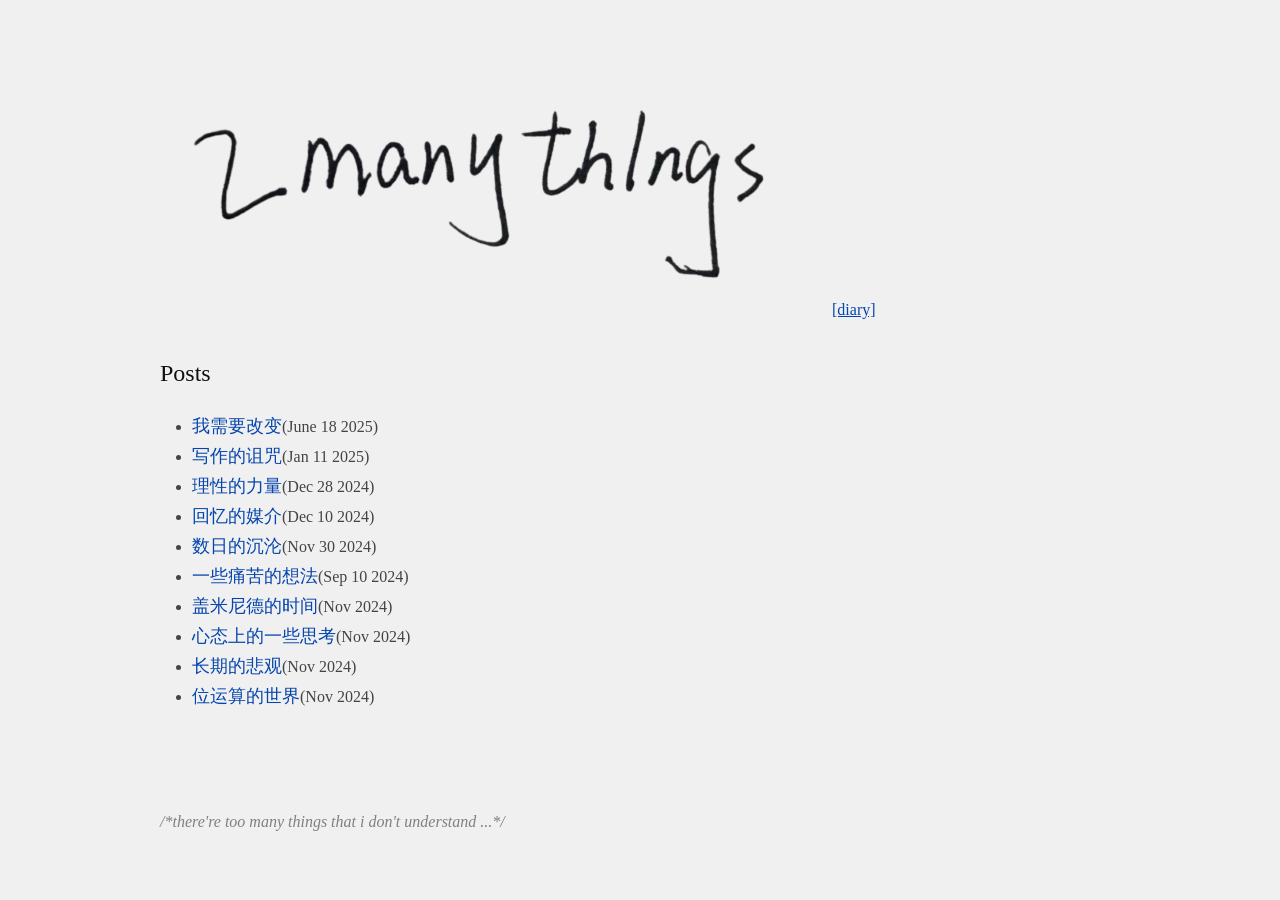
<file: index.html>
<!DOCTYPE html>
<html lang="en">

<head>
  <title>2manyth1ngs</title>

  <meta charset="utf-8">
  <link rel="stylesheet" href="static/style.css" />
  <!-- The orginal CSS is from https://gist.github.com/killercup/5917178, Thanks! -->
  <link rel="icon" href="/static/favicon.ico" type="image/x-icon" />
  <link rel="shortcut icon" href="/static/favicon.ico" type="image/x-icon" />
  <!-- ; The favicon is
  <a href="http://diablo.wikia.com/wiki/Raven">Raven</a>, a Druid skill in
  <a href="https://en.wikipedia.org/wiki/Diablo_II">Diablo II</a> -->

  <meta name="google-site-verification" content="vAQHjUuTdIGja16wxCarfwIS4qQ4BgKN0xUbLfdHVmY" />
  <meta name="author" content="Junyu Ke">
  <meta name="viewport" content="width=device-width, initial-scale=1" />

  <!-- Global site tag (gtag.js) - Google Analytics -->
  <script async src="https://www.googletagmanager.com/gtag/js?id=UA-116308654-1"></script>
  <script>
    window.dataLayer = window.dataLayer || [];
    function gtag() { dataLayer.push(arguments); }
    gtag('js', new Date());

    gtag('config', 'UA-116308654-1');
  </script>
</head>

<body>
  <table style="margin-top:1.5em; border: none;">
    <td style="border: none;">
      <a href="#">
        <img src="static/theme.png" align="bottom" style="margin-bottom: 20px;margin-top: 10px;">
      </a>
    </td>
    <td style="border: none; vertical-align: bottom;">
      <a href="posts/diary.html">[diary]</a>
    </td>
  </table>
  <h3>
    Posts
  </h3>
  <ul>
    <li>
      <a class="posts" href="posts/i_need_change.html">我需要改变</a>(June 18 2025)
    </li>
    <li>
      <a class="posts" href="posts/curse_of_writing.html">写作的诅咒</a>(Jan 11 2025)
    </li>
    <li>
      <a class="posts" href="posts/power_of_rationality.html">理性的力量</a>(Dec 28 2024)
    </li>
    <li>
      <a class="posts" href="posts/media_of_memories.html">回忆的媒介</a>(Dec 10 2024)
    </li>
    <li>
      <a class="posts" href="posts/fall_in_these_days.html">数日的沉沦</a>(Nov 30 2024)
    </li>
    <li>
      <a class="posts" href="posts/miserable_thought.html">一些痛苦的想法</a>(Sep 10 2024)
    </li>
    <li>
      <a class="posts" href="posts/something_interesting.html">盖米尼德的时间</a>(Nov 2024)
    </li>
    <li>
      <a class="posts" href="posts/thought_of_mindset.html">心态上的一些思考</a>(Nov 2024)
    </li>
    <li>
      <a class="posts" href="posts/longterm_pessimism.html">长期的悲观</a>(Nov 2024)
    </li>
    <li>
      <a class="posts" href="posts/the_world_of_bit.html">位运算的世界</a>(Nov 2024)
    </li>
  </ul>



  <div class="clear"></div>
  <div style="position: relative; bottom: 5px">
    <p style="color:gray;"> 
      <i>
        /*there're too many things that i don't understand ...*/
      </i>
    </p>
  </div>
</body>


</html>
</file>
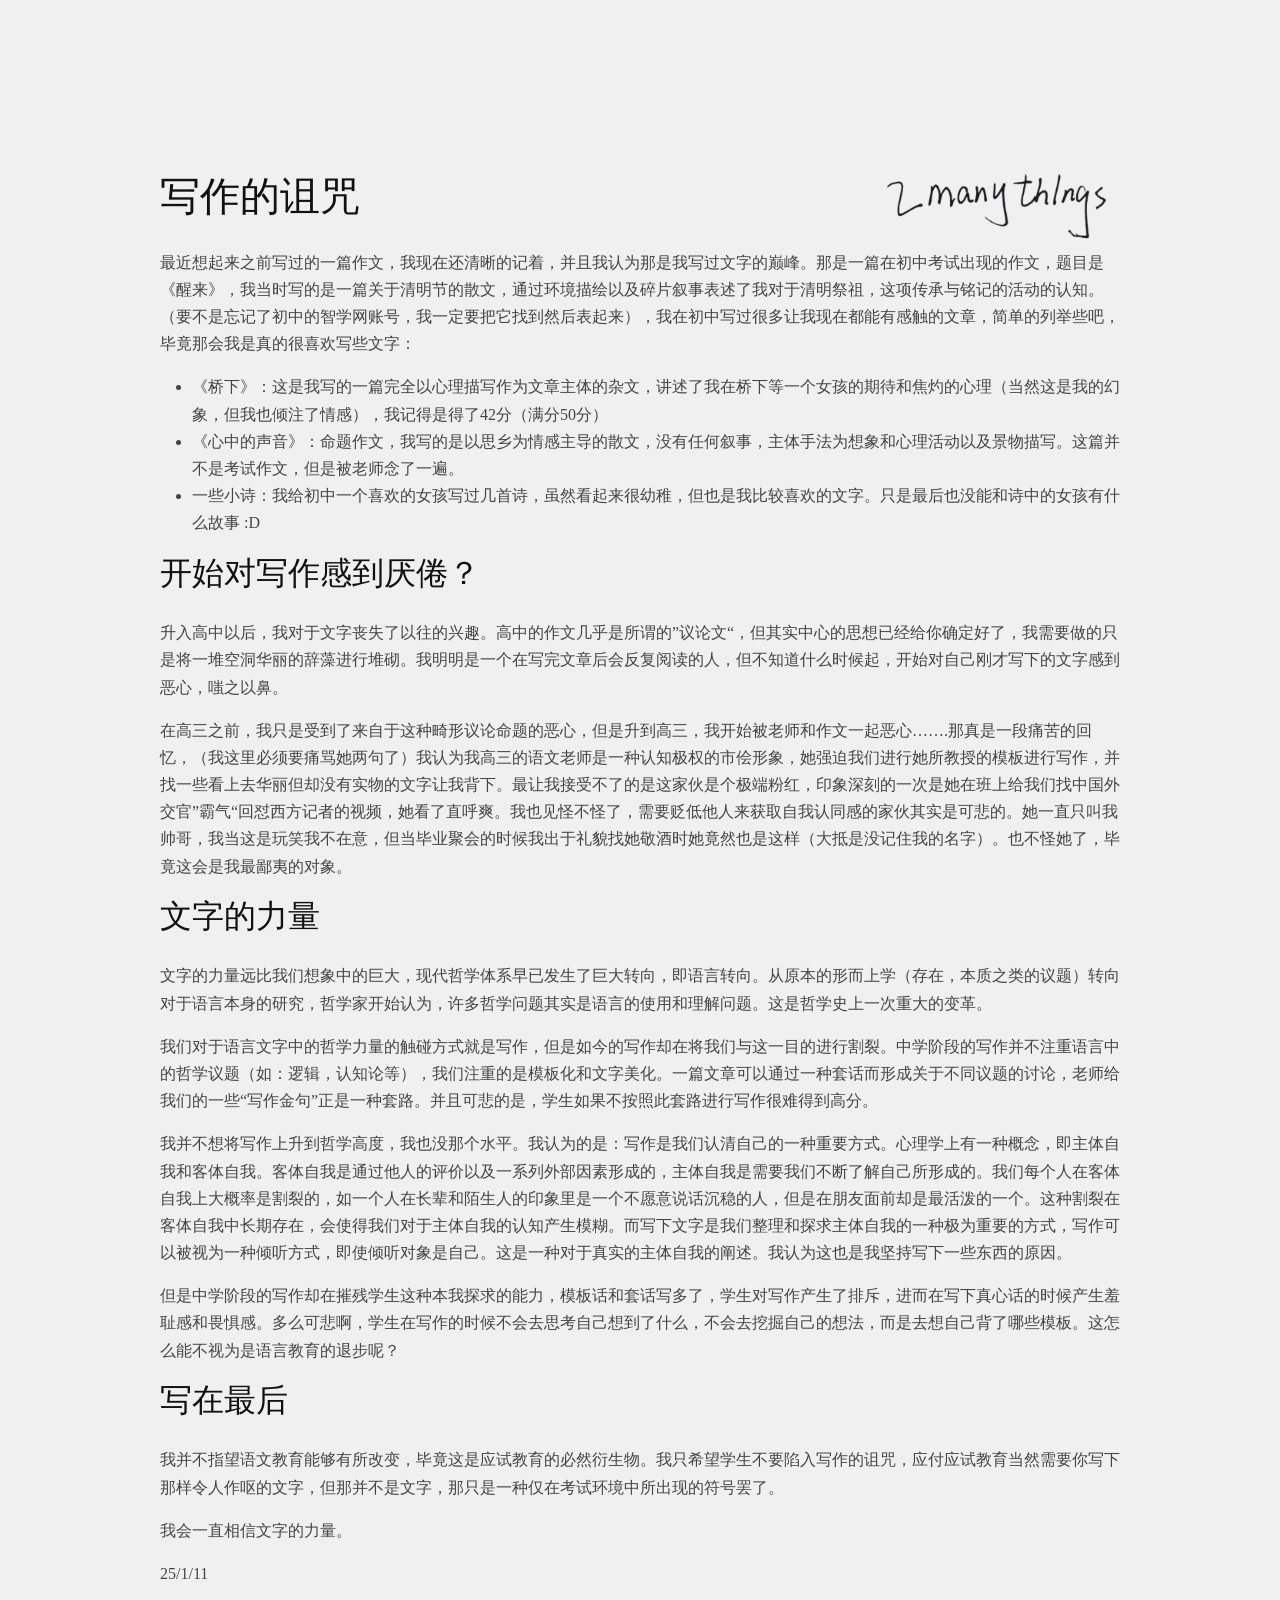
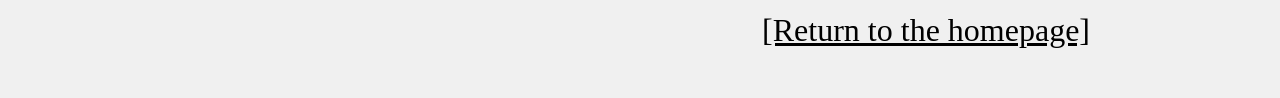
<file: posts/curse_of_writing.html>
<!DOCTYPE html>
<html xmlns="http://www.w3.org/1999/xhtml" lang="zh" xml:lang="zh">
<head>
  <meta charset="utf-8" />
  <meta name="generator" content="pandoc" />
  <meta name="viewport" content="width=device-width, initial-scale=1.0, user-scalable=yes" />
  <title>写作的诅咒</title>
  <style>
    code{white-space: pre-wrap;}
    span.smallcaps{font-variant: small-caps;}
    div.columns{display: flex; gap: min(4vw, 1.5em);}
    div.column{flex: auto; overflow-x: auto;}
    div.hanging-indent{margin-left: 1.5em; text-indent: -1.5em;}
    /* The extra [class] is a hack that increases specificity enough to
       override a similar rule in reveal.js */
    ul.task-list[class]{list-style: none;}
    ul.task-list li input[type="checkbox"] {
      font-size: inherit;
      width: 0.8em;
      margin: 0 0.8em 0.2em -1.6em;
      vertical-align: middle;
    }
  </style>
  <link rel="stylesheet" href="../static/style.css" />
  <link rel="icon" href="/static/favicon.ico" type="image/x-icon"/>
  <link rel="shortcut icon" href="/static/favicon.ico" type="image/x-icon" /><br />
  <meta name="author" content="Jiahao Cai"><br />
  <meta name="viewport" content="width=device-width, initial-scale=1" /><br />
  <!-- Global site tag (gtag.js) - Google Analytics --><br />
  <script async src="https://www.googletagmanager.com/gtag/js?id=UA-116308654-1"></script><br />
  <script> window.dataLayer = window.dataLayer || []; function gtag(){dataLayer.push(arguments);} gtag('js', new Date());
  gtag('config', 'UA-116308654-1'); </script>
</head>
<body>
<a id="return" href="/">
<img src="../static/theme.png" style="width:25%;float:right"> </a>
<h1 id="写作的诅咒">写作的诅咒</h1>
<p>最近想起来之前写过的一篇作文，我现在还清晰的记着，并且我认为那是我写过文字的巅峰。那是一篇在初中考试出现的作文，题目是《醒来》，我当时写的是一篇关于清明节的散文，通过环境描绘以及碎片叙事表述了我对于清明祭祖，这项传承与铭记的活动的认知。（要不是忘记了初中的智学网账号，我一定要把它找到然后表起来），我在初中写过很多让我现在都能有感触的文章，简单的列举些吧，毕竟那会我是真的很喜欢写些文字：</p>
<ul>
<li>《桥下》：这是我写的一篇完全以心理描写作为文章主体的杂文，讲述了我在桥下等一个女孩的期待和焦灼的心理（当然这是我的幻象，但我也倾注了情感），我记得是得了42分（满分50分）</li>
<li>《心中的声音》：命题作文，我写的是以思乡为情感主导的散文，没有任何叙事，主体手法为想象和心理活动以及景物描写。这篇并不是考试作文，但是被老师念了一遍。</li>
<li>一些小诗：我给初中一个喜欢的女孩写过几首诗，虽然看起来很幼稚，但也是我比较喜欢的文字。只是最后也没能和诗中的女孩有什么故事
:D</li>
</ul>
<h2 id="开始对写作感到厌倦">开始对写作感到厌倦？</h2>
<p>升入高中以后，我对于文字丧失了以往的兴趣。高中的作文几乎是所谓的”议论文“，但其实中心的思想已经给你确定好了，我需要做的只是将一堆空洞华丽的辞藻进行堆砌。我明明是一个在写完文章后会反复阅读的人，但不知道什么时候起，开始对自己刚才写下的文字感到恶心，嗤之以鼻。</p>
<p>在高三之前，我只是受到了来自于这种畸形议论命题的恶心，但是升到高三，我开始被老师和作文一起恶心…….那真是一段痛苦的回忆，（我这里必须要痛骂她两句了）我认为我高三的语文老师是一种认知极权的市侩形象，她强迫我们进行她所教授的模板进行写作，并找一些看上去华丽但却没有实物的文字让我背下。最让我接受不了的是这家伙是个极端粉红，印象深刻的一次是她在班上给我们找中国外交官”霸气“回怼西方记者的视频，她看了直呼爽。我也见怪不怪了，需要贬低他人来获取自我认同感的家伙其实是可悲的。她一直只叫我帅哥，我当这是玩笑我不在意，但当毕业聚会的时候我出于礼貌找她敬酒时她竟然也是这样（大抵是没记住我的名字）。也不怪她了，毕竟这会是我最鄙夷的对象。</p>
<h2 id="文字的力量">文字的力量</h2>
<p>文字的力量远比我们想象中的巨大，现代哲学体系早已发生了巨大转向，即语言转向。从原本的形而上学（存在，本质之类的议题）转向对于语言本身的研究，哲学家开始认为，许多哲学问题其实是语言的使用和理解问题。这是哲学史上一次重大的变革。</p>
<p>我们对于语言文字中的哲学力量的触碰方式就是写作，但是如今的写作却在将我们与这一目的进行割裂。中学阶段的写作并不注重语言中的哲学议题（如：逻辑，认知论等），我们注重的是模板化和文字美化。一篇文章可以通过一种套话而形成关于不同议题的讨论，老师给我们的一些“写作金句”正是一种套路。并且可悲的是，学生如果不按照此套路进行写作很难得到高分。</p>
<p>我并不想将写作上升到哲学高度，我也没那个水平。我认为的是：写作是我们认清自己的一种重要方式。心理学上有一种概念，即主体自我和客体自我。客体自我是通过他人的评价以及一系列外部因素形成的，主体自我是需要我们不断了解自己所形成的。我们每个人在客体自我上大概率是割裂的，如一个人在长辈和陌生人的印象里是一个不愿意说话沉稳的人，但是在朋友面前却是最活泼的一个。这种割裂在客体自我中长期存在，会使得我们对于主体自我的认知产生模糊。而写下文字是我们整理和探求主体自我的一种极为重要的方式，写作可以被视为一种倾听方式，即使倾听对象是自己。这是一种对于真实的主体自我的阐述。我认为这也是我坚持写下一些东西的原因。</p>
<p>但是中学阶段的写作却在摧残学生这种本我探求的能力，模板话和套话写多了，学生对写作产生了排斥，进而在写下真心话的时候产生羞耻感和畏惧感。多么可悲啊，学生在写作的时候不会去思考自己想到了什么，不会去挖掘自己的想法，而是去想自己背了哪些模板。这怎么能不视为是语言教育的退步呢？</p>
<h2 id="写在最后">写在最后</h2>
<p>我并不指望语文教育能够有所改变，毕竟这是应试教育的必然衍生物。我只希望学生不要陷入写作的诅咒，应付应试教育当然需要你写下那样令人作呕的文字，但那并不是文字，那只是一种仅在考试环境中所出现的符号罢了。</p>
<p>我会一直相信文字的力量。</p>
<p>25/1/11</p>
<a style="color:black;font-size:2em;float:right;margin-right:30px;margin-bottom:40px;" href="../">[Return
to the homepage]</a>
</body>
</html>
</file>
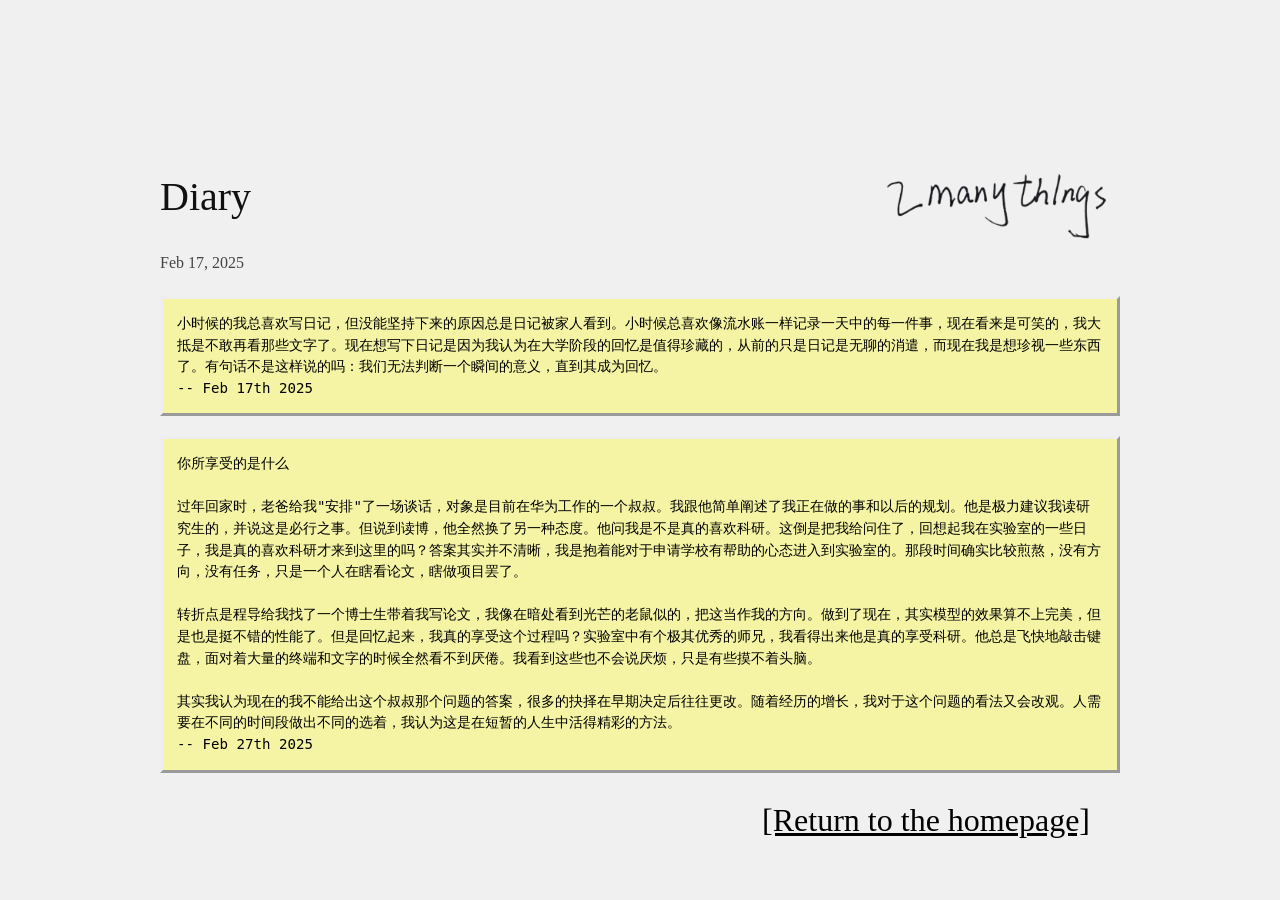
<file: posts/diary.html>
<!DOCTYPE html>
<html xmlns="http://www.w3.org/1999/xhtml" lang="zh" xml:lang="zh">
<head>
  <meta charset="utf-8" />
  <meta name="generator" content="pandoc" />
  <meta name="viewport" content="width=device-width, initial-scale=1.0, user-scalable=yes" />
  <title>Diary</title>
  <style>
    code{white-space: pre-wrap;}
    span.smallcaps{font-variant: small-caps;}
    div.columns{display: flex; gap: min(4vw, 1.5em);}
    div.column{flex: auto; overflow-x: auto;}
    div.hanging-indent{margin-left: 1.5em; text-indent: -1.5em;}
    /* The extra [class] is a hack that increases specificity enough to
       override a similar rule in reveal.js */
    ul.task-list[class]{list-style: none;}
    ul.task-list li input[type="checkbox"] {
      font-size: inherit;
      width: 0.8em;
      margin: 0 0.8em 0.2em -1.6em;
      vertical-align: middle;
    }
  </style>
  <link rel="stylesheet" href="../static/style.css" />
  <link rel="icon" href="/static/favicon.ico" type="image/x-icon"/>
  <link rel="shortcut icon" href="/static/favicon.ico" type="image/x-icon" /><br />
  <meta name="author" content="Jiahao Cai"><br />
  <meta name="viewport" content="width=device-width, initial-scale=1" /><br />
  <!-- Global site tag (gtag.js) - Google Analytics --><br />
  <script async src="https://www.googletagmanager.com/gtag/js?id=UA-116308654-1"></script><br />
  <script> window.dataLayer = window.dataLayer || []; function gtag(){dataLayer.push(arguments);} gtag('js', new Date());
  gtag('config', 'UA-116308654-1'); </script>
</head>
<body>
<a id="return" href="/">
<img src="../static/theme.png" style="width:25%;float:right"> </a>
<header id="title-block-header">
<h1 class="title">Diary</h1>
<p class="date">Feb 17, 2025</p>
</header>
<pre class="text"><code>小时候的我总喜欢写日记，但没能坚持下来的原因总是日记被家人看到。小时候总喜欢像流水账一样记录一天中的每一件事，现在看来是可笑的，我大抵是不敢再看那些文字了。现在想写下日记是因为我认为在大学阶段的回忆是值得珍藏的，从前的只是日记是无聊的消遣，而现在我是想珍视一些东西了。有句话不是这样说的吗：我们无法判断一个瞬间的意义，直到其成为回忆。
-- Feb 17th 2025</code></pre>
<pre class="text"><code>你所享受的是什么

过年回家时，老爸给我&quot;安排&quot;了一场谈话，对象是目前在华为工作的一个叔叔。我跟他简单阐述了我正在做的事和以后的规划。他是极力建议我读研究生的，并说这是必行之事。但说到读博，他全然换了另一种态度。他问我是不是真的喜欢科研。这倒是把我给问住了，回想起我在实验室的一些日子，我是真的喜欢科研才来到这里的吗？答案其实并不清晰，我是抱着能对于申请学校有帮助的心态进入到实验室的。那段时间确实比较煎熬，没有方向，没有任务，只是一个人在瞎看论文，瞎做项目罢了。

转折点是程导给我找了一个博士生带着我写论文，我像在暗处看到光芒的老鼠似的，把这当作我的方向。做到了现在，其实模型的效果算不上完美，但是也是挺不错的性能了。但是回忆起来，我真的享受这个过程吗？实验室中有个极其优秀的师兄，我看得出来他是真的享受科研。他总是飞快地敲击键盘，面对着大量的终端和文字的时候全然看不到厌倦。我看到这些也不会说厌烦，只是有些摸不着头脑。

其实我认为现在的我不能给出这个叔叔那个问题的答案，很多的抉择在早期决定后往往更改。随着经历的增长，我对于这个问题的看法又会改观。人需要在不同的时间段做出不同的选着，我认为这是在短暂的人生中活得精彩的方法。
-- Feb 27th 2025</code></pre>
<a style="color:black;font-size:2em;float:right;margin-right:30px;margin-bottom:40px;" href="../">[Return
to the homepage]</a>
</body>
</html>
</file>
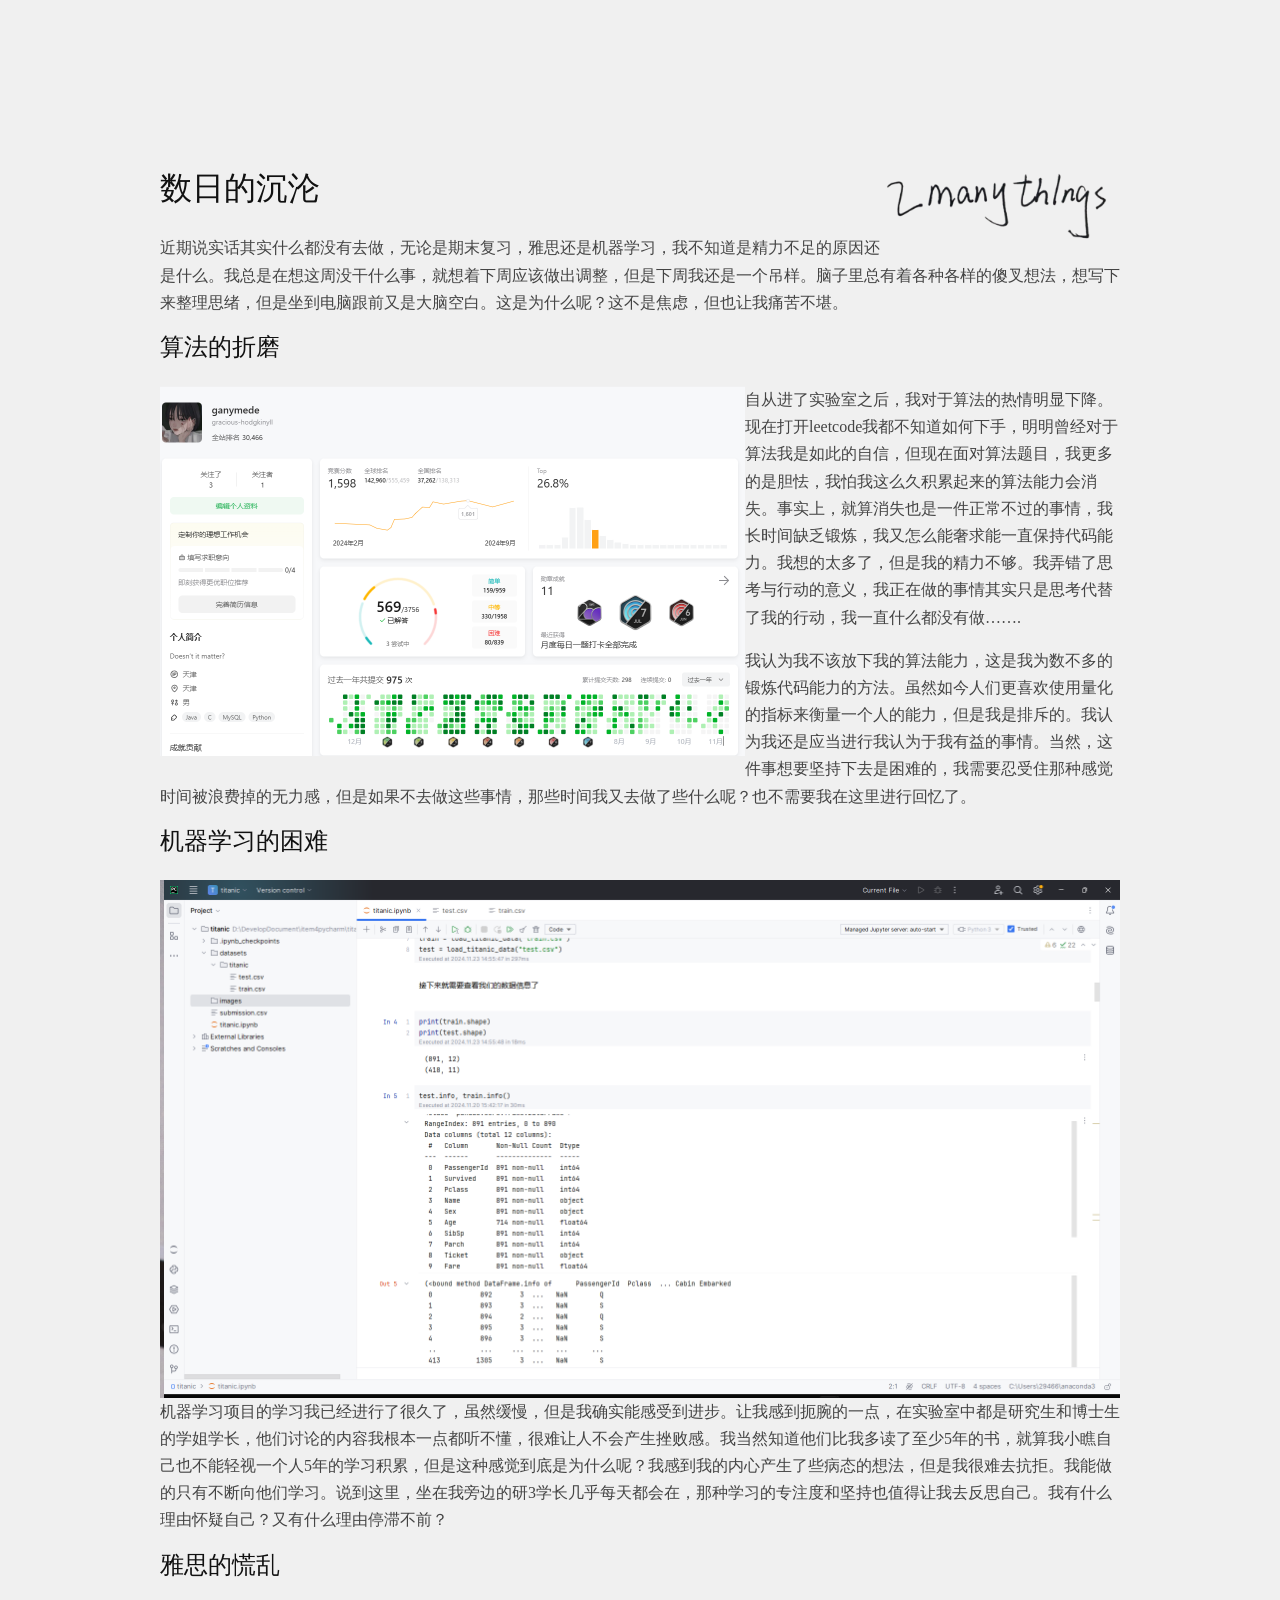
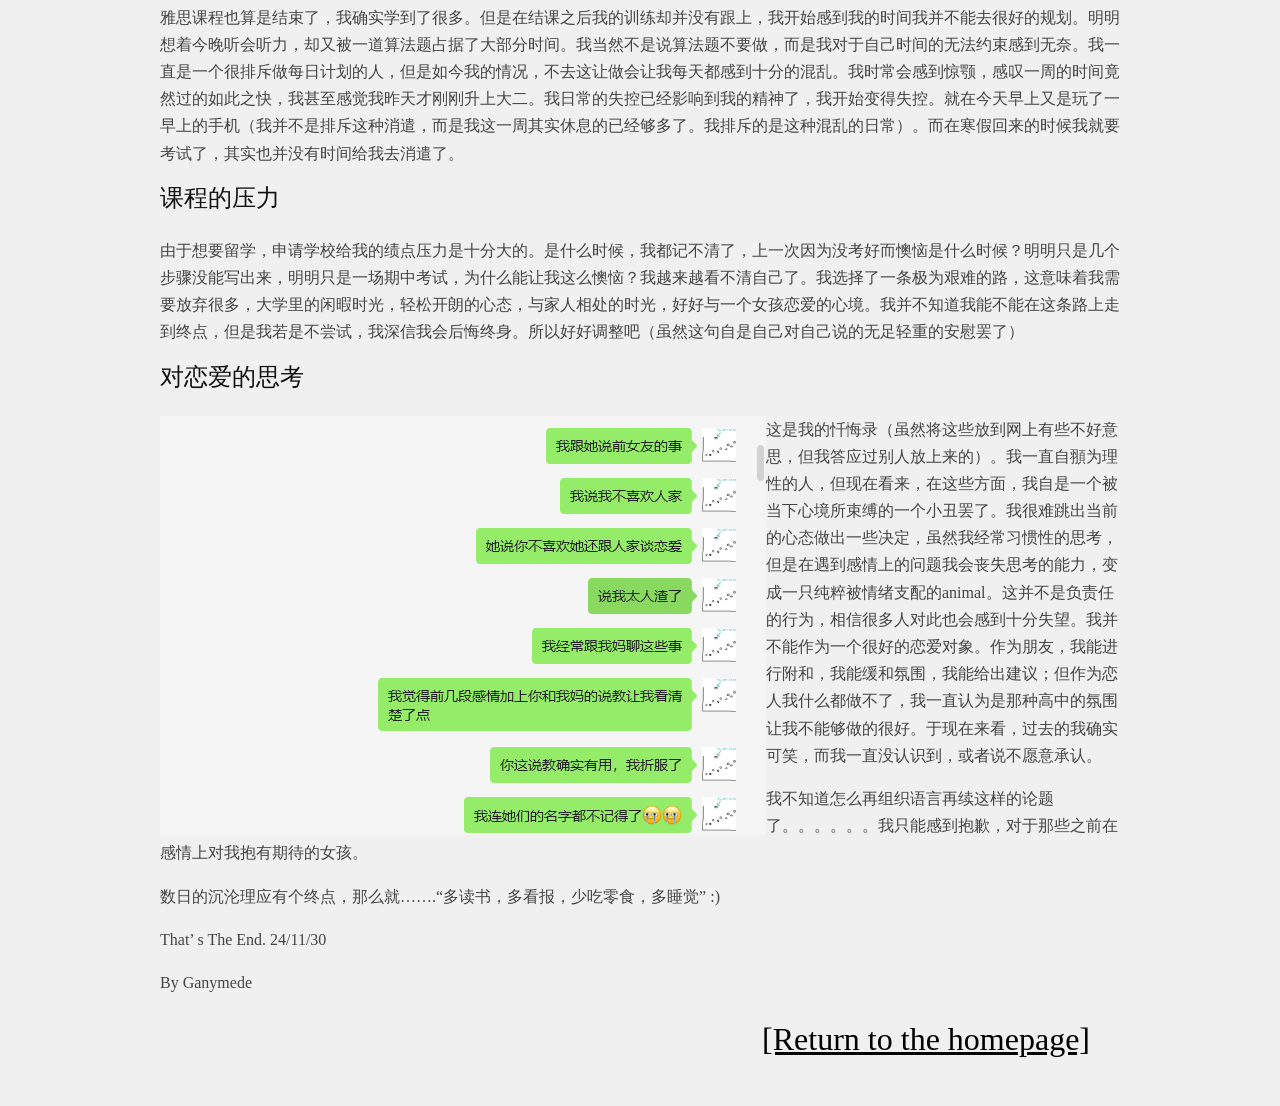
<file: posts/fall_in_these_days.html>
<!DOCTYPE html>
<html xmlns="http://www.w3.org/1999/xhtml" lang="zh" xml:lang="zh">
<head>
  <meta charset="utf-8" />
  <meta name="generator" content="pandoc" />
  <meta name="viewport" content="width=device-width, initial-scale=1.0, user-scalable=yes" />
  <title>数日的沉沦</title>
  <style>
    code{white-space: pre-wrap;}
    span.smallcaps{font-variant: small-caps;}
    div.columns{display: flex; gap: min(4vw, 1.5em);}
    div.column{flex: auto; overflow-x: auto;}
    div.hanging-indent{margin-left: 1.5em; text-indent: -1.5em;}
    /* The extra [class] is a hack that increases specificity enough to
       override a similar rule in reveal.js */
    ul.task-list[class]{list-style: none;}
    ul.task-list li input[type="checkbox"] {
      font-size: inherit;
      width: 0.8em;
      margin: 0 0.8em 0.2em -1.6em;
      vertical-align: middle;
    }
  </style>
  <link rel="stylesheet" href="../static/style.css" />
  <link rel="icon" href="/static/favicon.ico" type="image/x-icon"/>
  <link rel="shortcut icon" href="/static/favicon.ico" type="image/x-icon" /><br />
  <meta name="author" content="Jiahao Cai"><br />
  <meta name="viewport" content="width=device-width, initial-scale=1" /><br />
  <!-- Global site tag (gtag.js) - Google Analytics --><br />
  <script async src="https://www.googletagmanager.com/gtag/js?id=UA-116308654-1"></script><br />
  <script> window.dataLayer = window.dataLayer || []; function gtag(){dataLayer.push(arguments);} gtag('js', new Date());
  gtag('config', 'UA-116308654-1'); </script>
</head>
<body>
<a id="return" href="/">
<img src="../static/theme.png" style="width:25%;float:right"> </a>
<h2 id="数日的沉沦">数日的沉沦</h2>
<p>近期说实话其实什么都没有去做，无论是期末复习，雅思还是机器学习，我不知道是精力不足的原因还是什么。我总是在想这周没干什么事，就想着下周应该做出调整，但是下周我还是一个吊样。脑子里总有着各种各样的傻叉想法，想写下来整理思绪，但是坐到电脑跟前又是大脑空白。这是为什么呢？这不是焦虑，但也让我痛苦不堪。</p>
<h3 id="算法的折磨">算法的折磨</h3>
<p><img src="..\..\imgs\数日的沉沦_1.png" alt="我的leetcode主页" style="zoom:50%;" align="left"/></p>
<p>自从进了实验室之后，我对于算法的热情明显下降。现在打开leetcode我都不知道如何下手，明明曾经对于算法我是如此的自信，但现在面对算法题目，我更多的是胆怯，我怕我这么久积累起来的算法能力会消失。事实上，就算消失也是一件正常不过的事情，我长时间缺乏锻炼，我又怎么能奢求能一直保持代码能力。我想的太多了，但是我的精力不够。我弄错了思考与行动的意义，我正在做的事情其实只是思考代替了我的行动，我一直什么都没有做…….</p>
<p>我认为我不该放下我的算法能力，这是我为数不多的锻炼代码能力的方法。虽然如今人们更喜欢使用量化的指标来衡量一个人的能力，但是我是排斥的。我认为我还是应当进行我认为于我有益的事情。当然，这件事想要坚持下去是困难的，我需要忍受住那种感觉时间被浪费掉的无力感，但是如果不去做这些事情，那些时间我又去做了些什么呢？也不需要我在这里进行回忆了。</p>
<h3 id="机器学习的困难">机器学习的困难</h3>
<p><img src="..\..\imgs\数日的沉沦_2.png" alt="机器学习的项目" style="zoom:50%;" align="left"/></p>
<p>机器学习项目的学习我已经进行了很久了，虽然缓慢，但是我确实能感受到进步。让我感到扼腕的一点，在实验室中都是研究生和博士生的学姐学长，他们讨论的内容我根本一点都听不懂，很难让人不会产生挫败感。我当然知道他们比我多读了至少5年的书，就算我小瞧自己也不能轻视一个人5年的学习积累，但是这种感觉到底是为什么呢？我感到我的内心产生了些病态的想法，但是我很难去抗拒。我能做的只有不断向他们学习。说到这里，坐在我旁边的研3学长几乎每天都会在，那种学习的专注度和坚持也值得让我去反思自己。我有什么理由怀疑自己？又有什么理由停滞不前？</p>
<h3 id="雅思的慌乱">雅思的慌乱</h3>
<p>雅思课程也算是结束了，我确实学到了很多。但是在结课之后我的训练却并没有跟上，我开始感到我的时间我并不能去很好的规划。明明想着今晚听会听力，却又被一道算法题占据了大部分时间。我当然不是说算法题不要做，而是我对于自己时间的无法约束感到无奈。我一直是一个很排斥做每日计划的人，但是如今我的情况，不去这让做会让我每天都感到十分的混乱。我时常会感到惊颚，感叹一周的时间竟然过的如此之快，我甚至感觉我昨天才刚刚升上大二。我日常的失控已经影响到我的精神了，我开始变得失控。就在今天早上又是玩了一早上的手机（我并不是排斥这种消遣，而是我这一周其实休息的已经够多了。我排斥的是这种混乱的日常）。而在寒假回来的时候我就要考试了，其实也并没有时间给我去消遣了。</p>
<h3 id="课程的压力">课程的压力</h3>
<p>由于想要留学，申请学校给我的绩点压力是十分大的。是什么时候，我都记不清了，上一次因为没考好而懊恼是什么时候？明明只是几个步骤没能写出来，明明只是一场期中考试，为什么能让我这么懊恼？我越来越看不清自己了。我选择了一条极为艰难的路，这意味着我需要放弃很多，大学里的闲暇时光，轻松开朗的心态，与家人相处的时光，好好与一个女孩恋爱的心境。我并不知道我能不能在这条路上走到终点，但是我若是不尝试，我深信我会后悔终身。所以好好调整吧（虽然这句自是自己对自己说的无足轻重的安慰罢了）</p>
<h3 id="对恋爱的思考">对恋爱的思考</h3>
<p><img src="..\..\imgs\数日的沉沦_3.png" alt="我的忏悔录" style="zoom:100%;" align="left"/></p>
<p>这是我的忏悔录（虽然将这些放到网上有些不好意思，但我答应过别人放上来的）。我一直自頨为理性的人，但现在看来，在这些方面，我自是一个被当下心境所束缚的一个小丑罢了。我很难跳出当前的心态做出一些决定，虽然我经常习惯性的思考，但是在遇到感情上的问题我会丧失思考的能力，变成一只纯粹被情绪支配的animal。这并不是负责任的行为，相信很多人对此也会感到十分失望。我并不能作为一个很好的恋爱对象。作为朋友，我能进行附和，我能缓和氛围，我能给出建议；但作为恋人我什么都做不了，我一直认为是那种高中的氛围让我不能够做的很好。于现在来看，过去的我确实可笑，而我一直没认识到，或者说不愿意承认。</p>
<p>我不知道怎么再组织语言再续这样的论题了。。。。。。我只能感到抱歉，对于那些之前在感情上对我抱有期待的女孩。</p>
<p>数日的沉沦理应有个终点，那么就…….“多读书，多看报，少吃零食，多睡觉”
:)</p>
<p>That’ s The End. 24/11/30</p>
<p>By Ganymede</p>
<a style="color:black;font-size:2em;float:right;margin-right:30px;margin-bottom:40px;" href="../">[Return
to the homepage]</a>
</body>
</html>
</file>
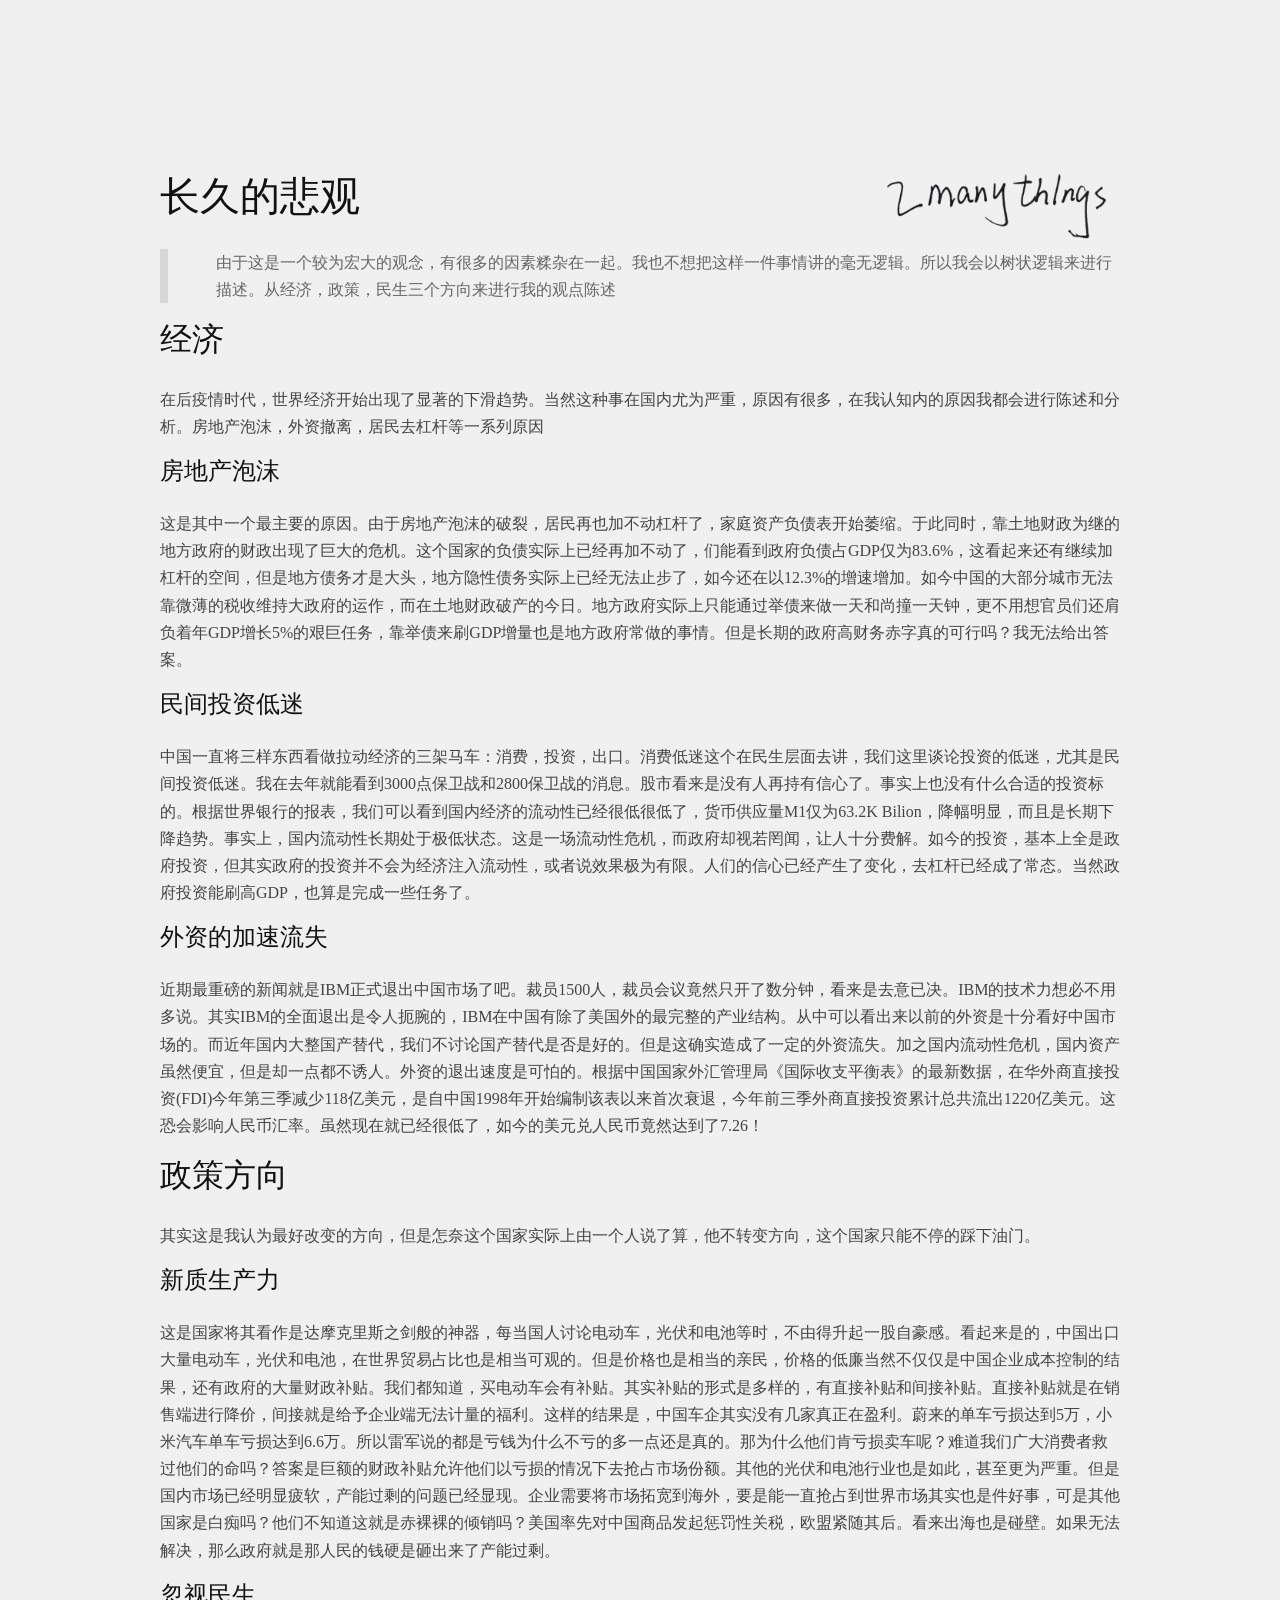
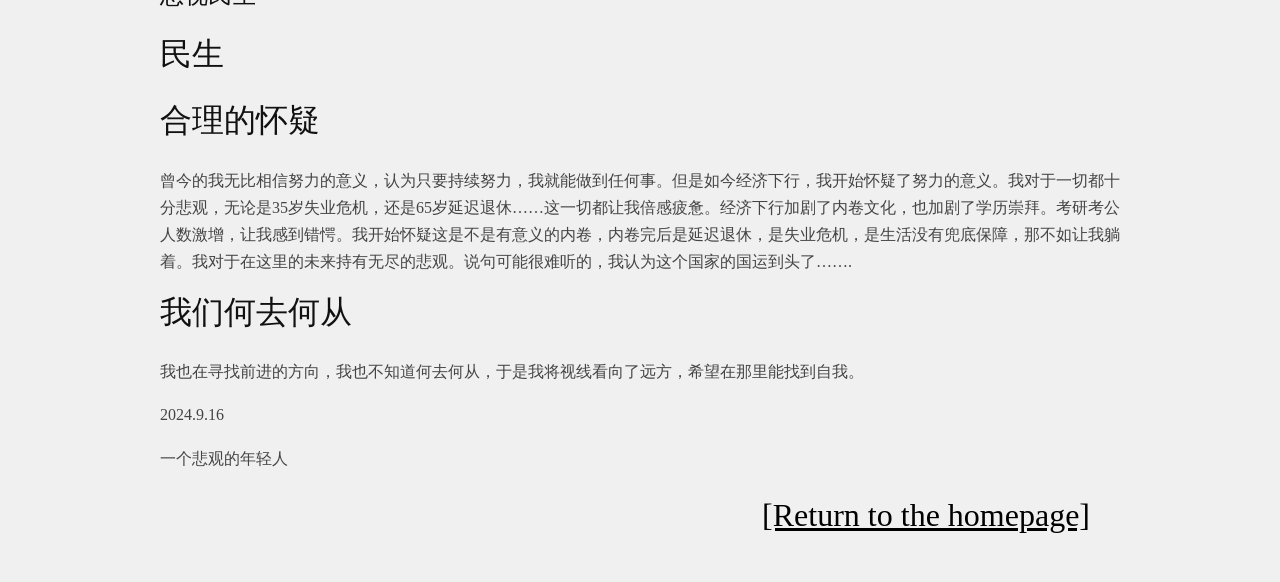
<file: posts/longterm_pessimism.html>
<!DOCTYPE html>
<html xmlns="http://www.w3.org/1999/xhtml" lang="zh" xml:lang="zh">
<head>
  <meta charset="utf-8" />
  <meta name="generator" content="pandoc" />
  <meta name="viewport" content="width=device-width, initial-scale=1.0, user-scalable=yes" />
  <title>长期的悲观</title>
  <style>
    code{white-space: pre-wrap;}
    span.smallcaps{font-variant: small-caps;}
    div.columns{display: flex; gap: min(4vw, 1.5em);}
    div.column{flex: auto; overflow-x: auto;}
    div.hanging-indent{margin-left: 1.5em; text-indent: -1.5em;}
    /* The extra [class] is a hack that increases specificity enough to
       override a similar rule in reveal.js */
    ul.task-list[class]{list-style: none;}
    ul.task-list li input[type="checkbox"] {
      font-size: inherit;
      width: 0.8em;
      margin: 0 0.8em 0.2em -1.6em;
      vertical-align: middle;
    }
  </style>
  <link rel="stylesheet" href="../static/style.css" />
  <link rel="icon" href="/static/favicon.ico" type="image/x-icon"/>
  <link rel="shortcut icon" href="/static/favicon.ico" type="image/x-icon" /><br />
  <meta name="author" content="Jiahao Cai"><br />
  <meta name="viewport" content="width=device-width, initial-scale=1" /><br />
  <!-- Global site tag (gtag.js) - Google Analytics --><br />
  <script async src="https://www.googletagmanager.com/gtag/js?id=UA-116308654-1"></script><br />
  <script> window.dataLayer = window.dataLayer || []; function gtag(){dataLayer.push(arguments);} gtag('js', new Date());
  gtag('config', 'UA-116308654-1'); </script>
</head>
<body>
<a id="return" href="/">
<img src="../static/theme.png" style="width:25%;float:right"> </a>
<h1 id="长久的悲观">长久的悲观</h1>
<blockquote>
<p>由于这是一个较为宏大的观念，有很多的因素糅杂在一起。我也不想把这样一件事情讲的毫无逻辑。所以我会以树状逻辑来进行描述。从经济，政策，民生三个方向来进行我的观点陈述</p>
</blockquote>
<h2 id="经济">经济</h2>
<p>在后疫情时代，世界经济开始出现了显著的下滑趋势。当然这种事在国内尤为严重，原因有很多，在我认知内的原因我都会进行陈述和分析。房地产泡沫，外资撤离，居民去杠杆等一系列原因</p>
<h3 id="房地产泡沫">房地产泡沫</h3>
<p>这是其中一个最主要的原因。由于房地产泡沫的破裂，居民再也加不动杠杆了，家庭资产负债表开始萎缩。于此同时，靠土地财政为继的地方政府的财政出现了巨大的危机。这个国家的负债实际上已经再加不动了，们能看到政府负债占GDP仅为83.6%，这看起来还有继续加杠杆的空间，但是地方债务才是大头，地方隐性债务实际上已经无法止步了，如今还在以12.3%的增速增加。如今中国的大部分城市无法靠微薄的税收维持大政府的运作，而在土地财政破产的今日。地方政府实际上只能通过举债来做一天和尚撞一天钟，更不用想官员们还肩负着年GDP增长5%的艰巨任务，靠举债来刷GDP增量也是地方政府常做的事情。但是长期的政府高财务赤字真的可行吗？我无法给出答案。</p>
<h3 id="民间投资低迷">民间投资低迷</h3>
<p>中国一直将三样东西看做拉动经济的三架马车：消费，投资，出口。消费低迷这个在民生层面去讲，我们这里谈论投资的低迷，尤其是民间投资低迷。我在去年就能看到3000点保卫战和2800保卫战的消息。股市看来是没有人再持有信心了。事实上也没有什么合适的投资标的。根据世界银行的报表，我们可以看到国内经济的流动性已经很低很低了，货币供应量M1仅为63.2K
Bilion，降幅明显，而且是长期下降趋势。事实上，国内流动性长期处于极低状态。这是一场流动性危机，而政府却视若罔闻，让人十分费解。如今的投资，基本上全是政府投资，但其实政府的投资并不会为经济注入流动性，或者说效果极为有限。人们的信心已经产生了变化，去杠杆已经成了常态。当然政府投资能刷高GDP，也算是完成一些任务了。</p>
<h3 id="外资的加速流失">外资的加速流失</h3>
<p>近期最重磅的新闻就是IBM正式退出中国市场了吧。裁员1500人，裁员会议竟然只开了数分钟，看来是去意已决。IBM的技术力想必不用多说。其实IBM的全面退出是令人扼腕的，IBM在中国有除了美国外的最完整的产业结构。从中可以看出来以前的外资是十分看好中国市场的。而近年国内大整国产替代，我们不讨论国产替代是否是好的。但是这确实造成了一定的外资流失。加之国内流动性危机，国内资产虽然便宜，但是却一点都不诱人。外资的退出速度是可怕的。根据中国国家外汇管理局《国际收支平衡表》的最新数据，在华外商直接投资(FDI)今年第三季减少118亿美元，是自中国1998年开始编制该表以来首次衰退，今年前三季外商直接投资累计总共流出1220亿美元。这恐会影响人民币汇率。虽然现在就已经很低了，如今的美元兑人民币竟然达到了7.26！</p>
<h2 id="政策方向">政策方向</h2>
<p>其实这是我认为最好改变的方向，但是怎奈这个国家实际上由一个人说了算，他不转变方向，这个国家只能不停的踩下油门。</p>
<h3 id="新质生产力">新质生产力</h3>
<p>这是国家将其看作是达摩克里斯之剑般的神器，每当国人讨论电动车，光伏和电池等时，不由得升起一股自豪感。看起来是的，中国出口大量电动车，光伏和电池，在世界贸易占比也是相当可观的。但是价格也是相当的亲民，价格的低廉当然不仅仅是中国企业成本控制的结果，还有政府的大量财政补贴。我们都知道，买电动车会有补贴。其实补贴的形式是多样的，有直接补贴和间接补贴。直接补贴就是在销售端进行降价，间接就是给予企业端无法计量的福利。这样的结果是，中国车企其实没有几家真正在盈利。蔚来的单车亏损达到5万，小米汽车单车亏损达到6.6万。所以雷军说的都是亏钱为什么不亏的多一点还是真的。那为什么他们肯亏损卖车呢？难道我们广大消费者救过他们的命吗？答案是巨额的财政补贴允许他们以亏损的情况下去抢占市场份额。其他的光伏和电池行业也是如此，甚至更为严重。但是国内市场已经明显疲软，产能过剩的问题已经显现。企业需要将市场拓宽到海外，要是能一直抢占到世界市场其实也是件好事，可是其他国家是白痴吗？他们不知道这就是赤裸裸的倾销吗？美国率先对中国商品发起惩罚性关税，欧盟紧随其后。看来出海也是碰壁。如果无法解决，那么政府就是那人民的钱硬是砸出来了产能过剩。</p>
<h3 id="忽视民生">忽视民生</h3>
<h2 id="民生">民生</h2>
<h2 id="合理的怀疑">合理的怀疑</h2>
<p>曾今的我无比相信努力的意义，认为只要持续努力，我就能做到任何事。但是如今经济下行，我开始怀疑了努力的意义。我对于一切都十分悲观，无论是35岁失业危机，还是65岁延迟退休……这一切都让我倍感疲惫。经济下行加剧了内卷文化，也加剧了学历崇拜。考研考公人数激增，让我感到错愕。我开始怀疑这是不是有意义的内卷，内卷完后是延迟退休，是失业危机，是生活没有兜底保障，那不如让我躺着。我对于在这里的未来持有无尽的悲观。说句可能很难听的，我认为这个国家的国运到头了…….</p>
<h2 id="我们何去何从">我们何去何从</h2>
<p>我也在寻找前进的方向，我也不知道何去何从，于是我将视线看向了远方，希望在那里能找到自我。</p>
<p>2024.9.16</p>
<p>一个悲观的年轻人     </p>
<a style="color:black;font-size:2em;float:right;margin-right:30px;margin-bottom:40px;" href="../">[Return
to the homepage]</a>
</body>
</html>
</file>
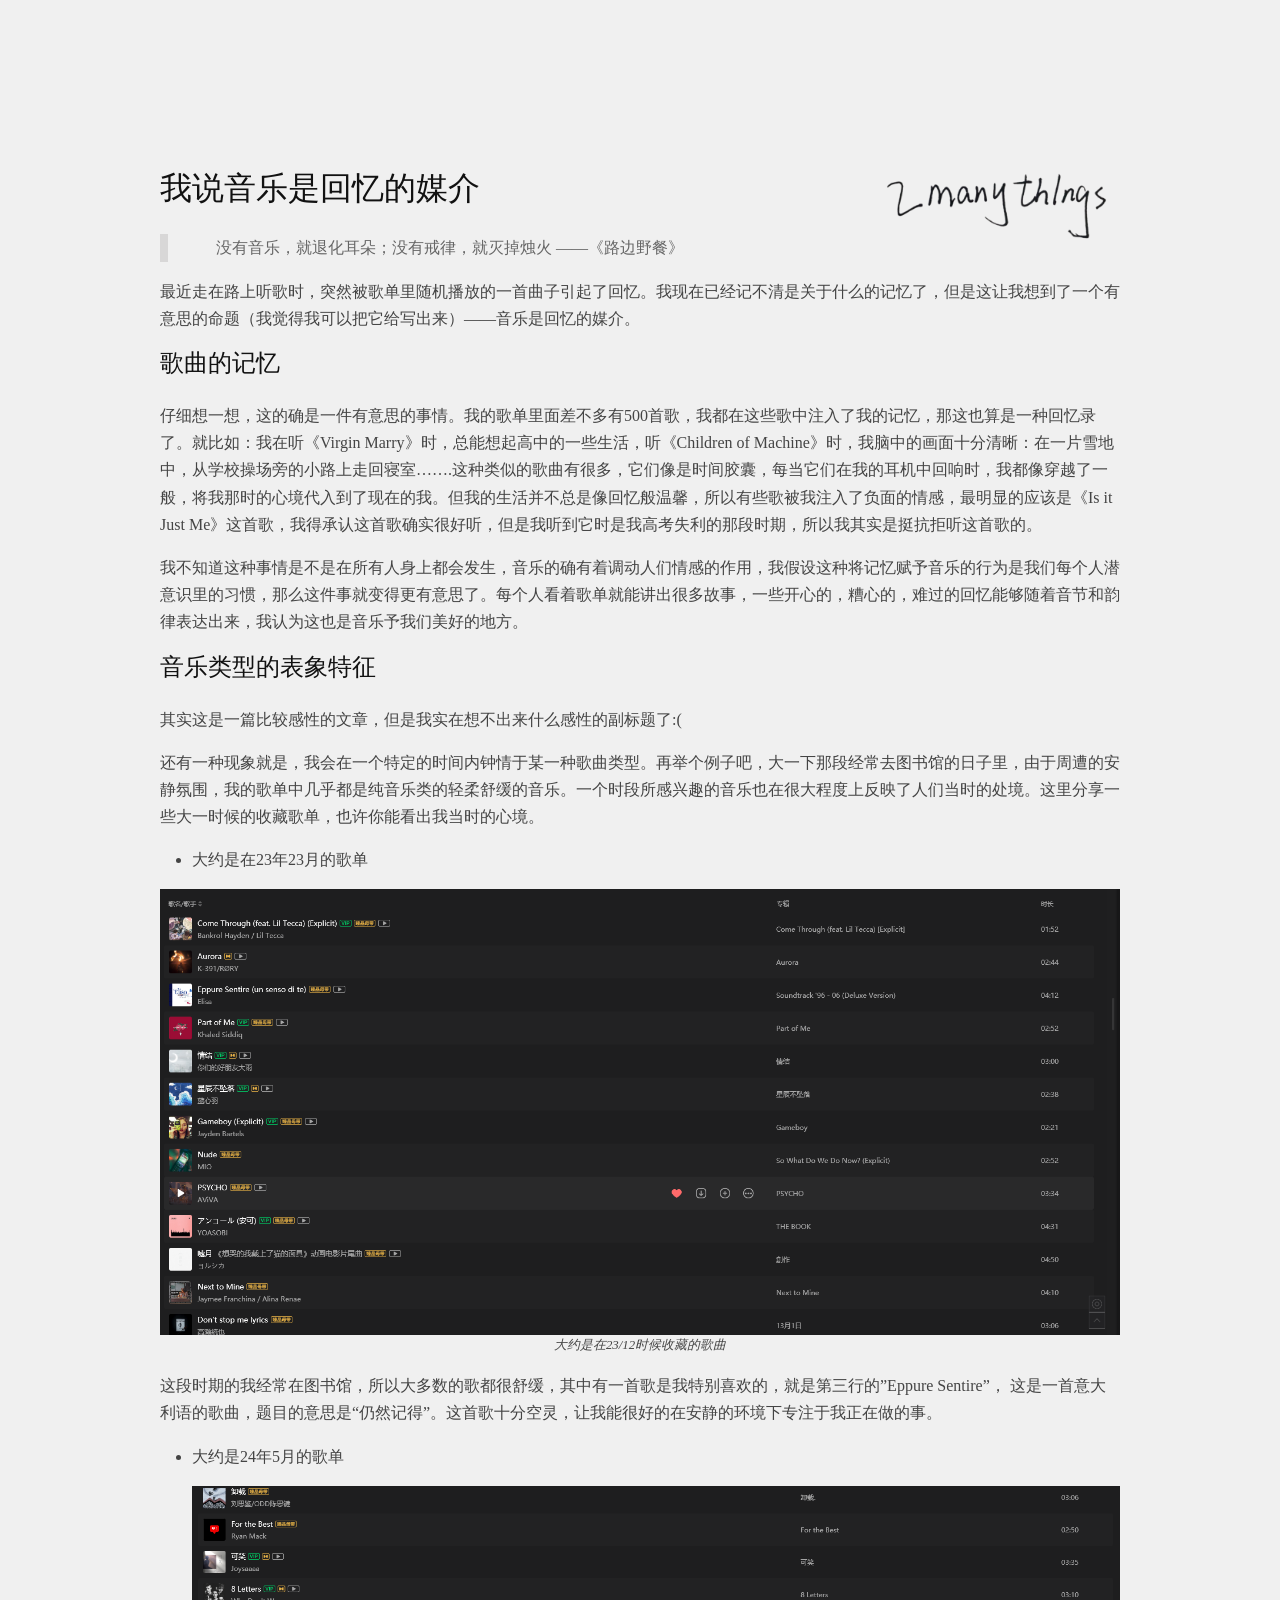
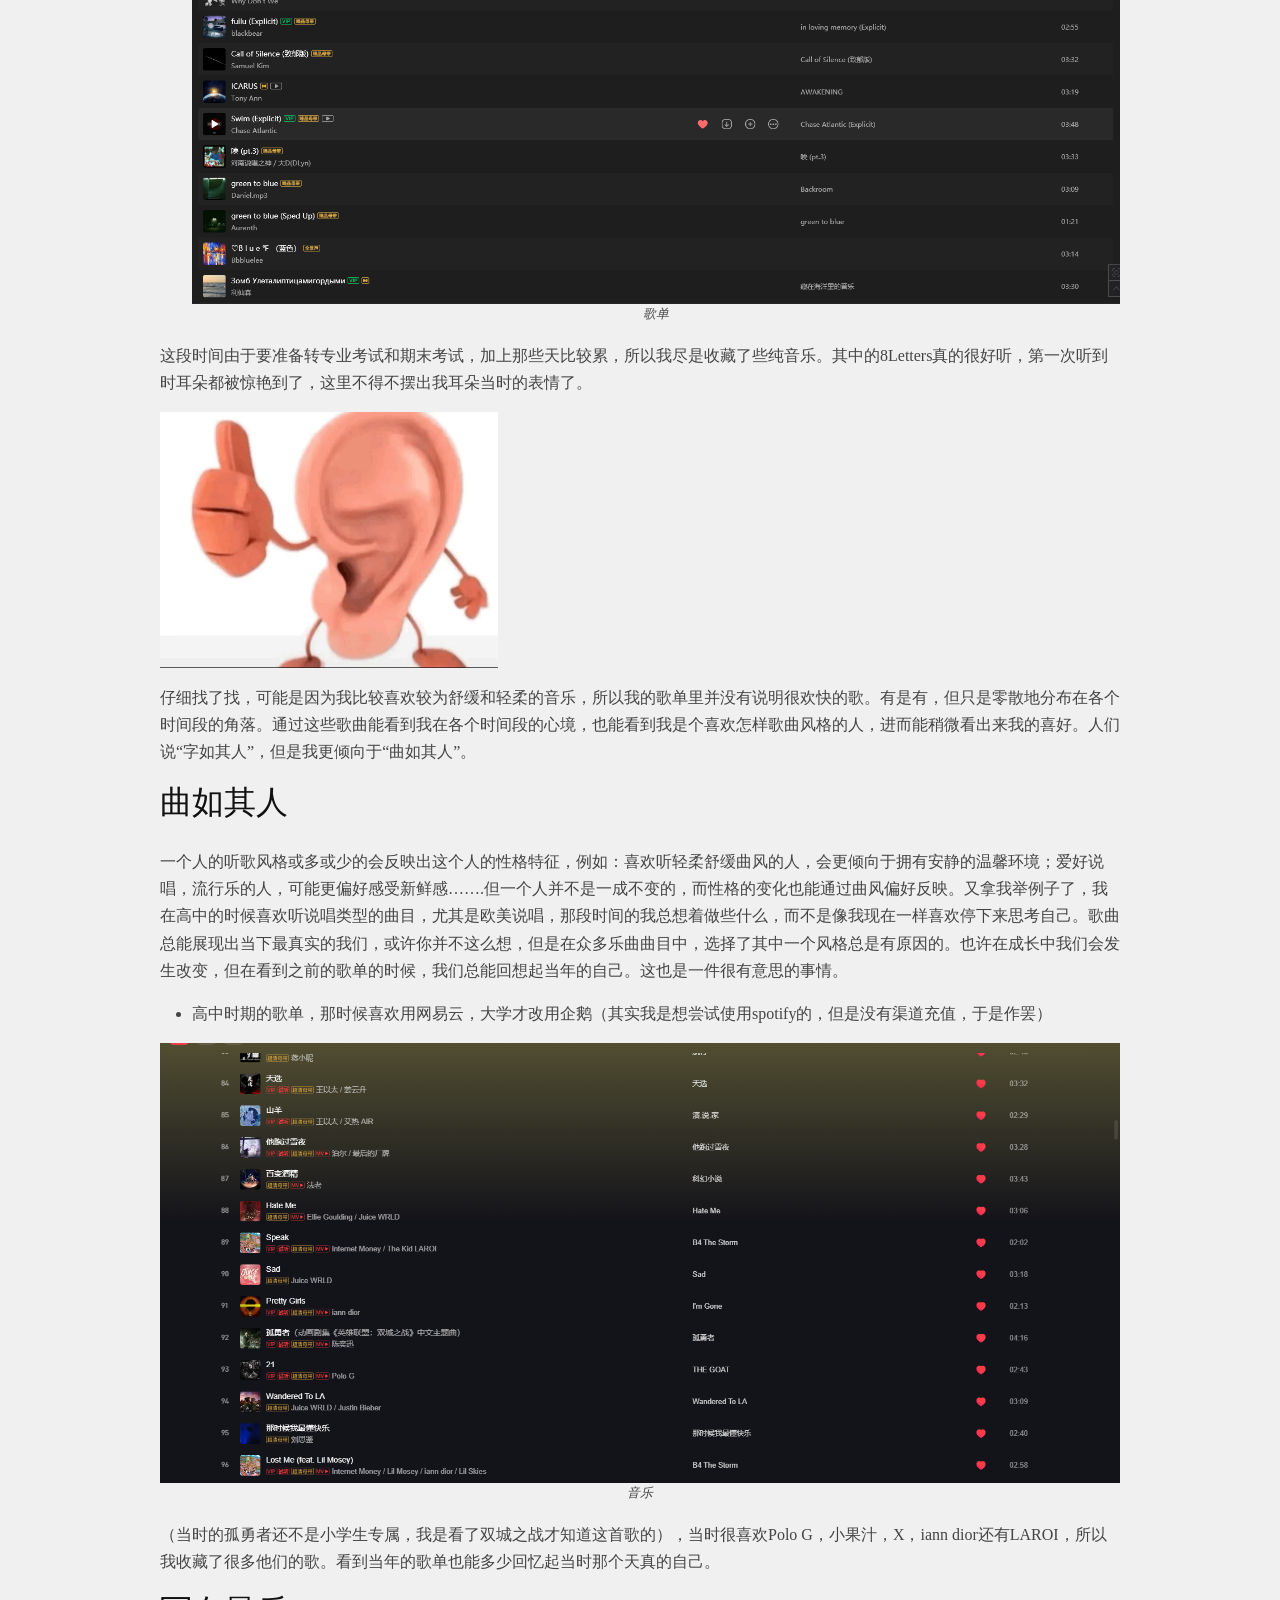
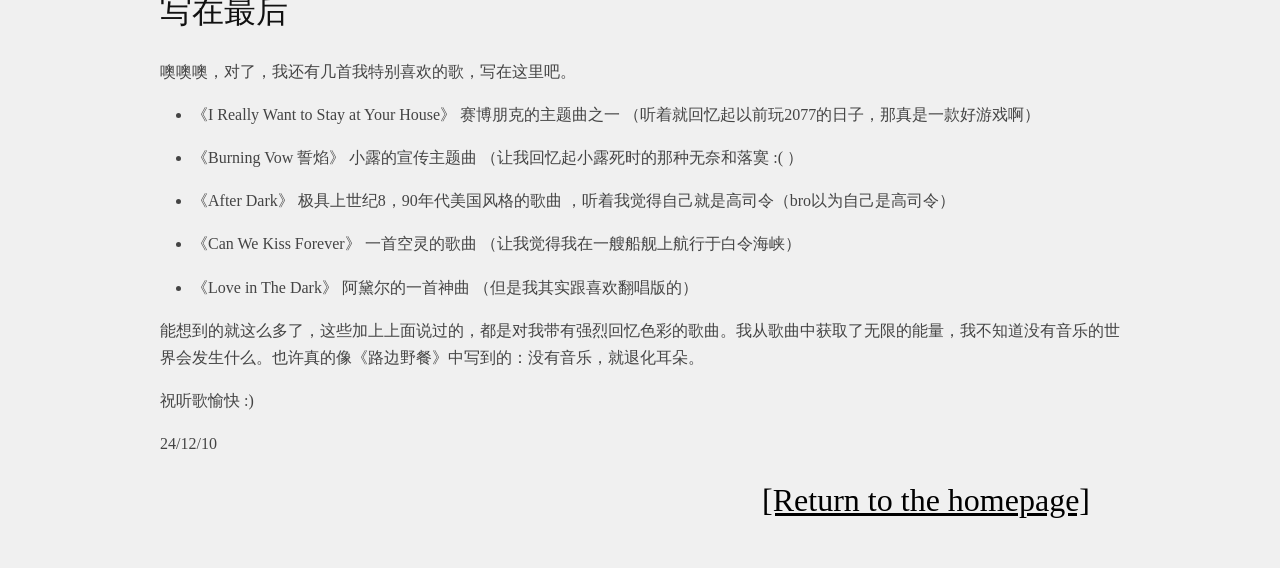
<file: posts/media_of_memories.html>
<!DOCTYPE html>
<html xmlns="http://www.w3.org/1999/xhtml" lang="zh" xml:lang="zh">
<head>
  <meta charset="utf-8" />
  <meta name="generator" content="pandoc" />
  <meta name="viewport" content="width=device-width, initial-scale=1.0, user-scalable=yes" />
  <title>回忆的媒介</title>
  <style>
    code{white-space: pre-wrap;}
    span.smallcaps{font-variant: small-caps;}
    div.columns{display: flex; gap: min(4vw, 1.5em);}
    div.column{flex: auto; overflow-x: auto;}
    div.hanging-indent{margin-left: 1.5em; text-indent: -1.5em;}
    /* The extra [class] is a hack that increases specificity enough to
       override a similar rule in reveal.js */
    ul.task-list[class]{list-style: none;}
    ul.task-list li input[type="checkbox"] {
      font-size: inherit;
      width: 0.8em;
      margin: 0 0.8em 0.2em -1.6em;
      vertical-align: middle;
    }
  </style>
  <link rel="stylesheet" href="../static/style.css" />
  <link rel="icon" href="/static/favicon.ico" type="image/x-icon"/>
  <link rel="shortcut icon" href="/static/favicon.ico" type="image/x-icon" /><br />
  <meta name="author" content="Jiahao Cai"><br />
  <meta name="viewport" content="width=device-width, initial-scale=1" /><br />
  <!-- Global site tag (gtag.js) - Google Analytics --><br />
  <script async src="https://www.googletagmanager.com/gtag/js?id=UA-116308654-1"></script><br />
  <script> window.dataLayer = window.dataLayer || []; function gtag(){dataLayer.push(arguments);} gtag('js', new Date());
  gtag('config', 'UA-116308654-1'); </script>
</head>
<body>
<a id="return" href="/">
<img src="../static/theme.png" style="width:25%;float:right"> </a>
<h2 id="我说音乐是回忆的媒介">我说音乐是回忆的媒介</h2>
<blockquote>
<p>没有音乐，就退化耳朵；没有戒律，就灭掉烛火 ——《路边野餐》</p>
</blockquote>
<p>最近走在路上听歌时，突然被歌单里随机播放的一首曲子引起了回忆。我现在已经记不清是关于什么的记忆了，但是这让我想到了一个有意思的命题（我觉得我可以把它给写出来）——音乐是回忆的媒介。</p>
<h3 id="歌曲的记忆">歌曲的记忆</h3>
<p>仔细想一想，这的确是一件有意思的事情。我的歌单里面差不多有500首歌，我都在这些歌中注入了我的记忆，那这也算是一种回忆录了。就比如：我在听《Virgin
Marry》时，总能想起高中的一些生活，听《Children of
Machine》时，我脑中的画面十分清晰：在一片雪地中，从学校操场旁的小路上走回寝室…….这种类似的歌曲有很多，它们像是时间胶囊，每当它们在我的耳机中回响时，我都像穿越了一般，将我那时的心境代入到了现在的我。但我的生活并不总是像回忆般温馨，所以有些歌被我注入了负面的情感，最明显的应该是《Is
it Just
Me》这首歌，我得承认这首歌确实很好听，但是我听到它时是我高考失利的那段时期，所以我其实是挺抗拒听这首歌的。</p>
<p>我不知道这种事情是不是在所有人身上都会发生，音乐的确有着调动人们情感的作用，我假设这种将记忆赋予音乐的行为是我们每个人潜意识里的习惯，那么这件事就变得更有意思了。每个人看着歌单就能讲出很多故事，一些开心的，糟心的，难过的回忆能够随着音节和韵律表达出来，我认为这也是音乐予我们美好的地方。</p>
<h3 id="音乐类型的表象特征">音乐类型的表象特征</h3>
<p>其实这是一篇比较感性的文章，但是我实在想不出来什么感性的副标题了:(</p>
<p>还有一种现象就是，我会在一个特定的时间内钟情于某一种歌曲类型。再举个例子吧，大一下那段经常去图书馆的日子里，由于周遭的安静氛围，我的歌单中几乎都是纯音乐类的轻柔舒缓的音乐。一个时段所感兴趣的音乐也在很大程度上反映了人们当时的处境。这里分享一些大一时候的收藏歌单，也许你能看出我当时的心境。</p>
<ul>
<li>大约是在23年23月的歌单</li>
</ul>
<figure>
<img src="..\imgs\回忆的媒介_1.png"
alt="大约是在23/12时候收藏的歌曲" />
<figcaption aria-hidden="true">大约是在23/12时候收藏的歌曲</figcaption>
</figure>
<p>这段时期的我经常在图书馆，所以大多数的歌都很舒缓，其中有一首歌是我特别喜欢的，就是第三行的”Eppure
Sentire”，
这是一首意大利语的歌曲，题目的意思是“仍然记得”。这首歌十分空灵，让我能很好的在安静的环境下专注于我正在做的事。</p>
<ul>
<li><p>大约是24年5月的歌单</p>
<figure>
<img src="../imgs/回忆的媒介_2.png" alt="歌单" />
<figcaption aria-hidden="true">歌单</figcaption>
</figure></li>
</ul>
<p>这段时间由于要准备转专业考试和期末考试，加上那些天比较累，所以我尽是收藏了些纯音乐。其中的8Letters真的很好听，第一次听到时耳朵都被惊艳到了，这里不得不摆出我耳朵当时的表情了。</p>
<p><img src="..\imgs\回忆的媒介_3.jpg" alt="表情包" style="zoom:30%;" /></p>
<p>仔细找了找，可能是因为我比较喜欢较为舒缓和轻柔的音乐，所以我的歌单里并没有说明很欢快的歌。有是有，但只是零散地分布在各个时间段的角落。通过这些歌曲能看到我在各个时间段的心境，也能看到我是个喜欢怎样歌曲风格的人，进而能稍微看出来我的喜好。人们说“字如其人”，但是我更倾向于“曲如其人”。</p>
<h2 id="曲如其人">曲如其人</h2>
<p>一个人的听歌风格或多或少的会反映出这个人的性格特征，例如：喜欢听轻柔舒缓曲风的人，会更倾向于拥有安静的温馨环境；爱好说唱，流行乐的人，可能更偏好感受新鲜感…….但一个人并不是一成不变的，而性格的变化也能通过曲风偏好反映。又拿我举例子了，我在高中的时候喜欢听说唱类型的曲目，尤其是欧美说唱，那段时间的我总想着做些什么，而不是像我现在一样喜欢停下来思考自己。歌曲总能展现出当下最真实的我们，或许你并不这么想，但是在众多乐曲曲目中，选择了其中一个风格总是有原因的。也许在成长中我们会发生改变，但在看到之前的歌单的时候，我们总能回想起当年的自己。这也是一件很有意思的事情。</p>
<ul>
<li>高中时期的歌单，那时候喜欢用网易云，大学才改用企鹅（其实我是想尝试使用spotify的，但是没有渠道充值，于是作罢）</li>
</ul>
<figure>
<img src="..\imgs\回忆的媒介_4.png" alt="音乐" />
<figcaption aria-hidden="true">音乐</figcaption>
</figure>
<p>（当时的孤勇者还不是小学生专属，我是看了双城之战才知道这首歌的），当时很喜欢Polo
G，小果汁，X，iann
dior还有LAROI，所以我收藏了很多他们的歌。看到当年的歌单也能多少回忆起当时那个天真的自己。</p>
<h2 id="写在最后">写在最后</h2>
<p>噢噢噢，对了，我还有几首我特别喜欢的歌，写在这里吧。</p>
<ul>
<li><p>《I Really Want to Stay at Your House》 赛博朋克的主题曲之一
（听着就回忆起以前玩2077的日子，那真是一款好游戏啊）</p></li>
<li><p>《Burning Vow 誓焰》 小露的宣传主题曲
（让我回忆起小露死时的那种无奈和落寞 :( ）</p></li>
<li><p>《After Dark》 极具上世纪8，90年代美国风格的歌曲
，听着我觉得自己就是高司令（bro以为自己是高司令）</p></li>
<li><p>《Can We Kiss Forever》 一首空灵的歌曲
（让我觉得我在一艘船舰上航行于白令海峡）</p></li>
<li><p>《Love in The Dark》 阿黛尔的一首神曲
（但是我其实跟喜欢翻唱版的）</p></li>
</ul>
<p>能想到的就这么多了，这些加上上面说过的，都是对我带有强烈回忆色彩的歌曲。我从歌曲中获取了无限的能量，我不知道没有音乐的世界会发生什么。也许真的像《路边野餐》中写到的：没有音乐，就退化耳朵。</p>
<p>祝听歌愉快 :)</p>
<p>24/12/10</p>
<a style="color:black;font-size:2em;float:right;margin-right:30px;margin-bottom:40px;" href="../">[Return
to the homepage]</a>
</body>
</html>
</file>
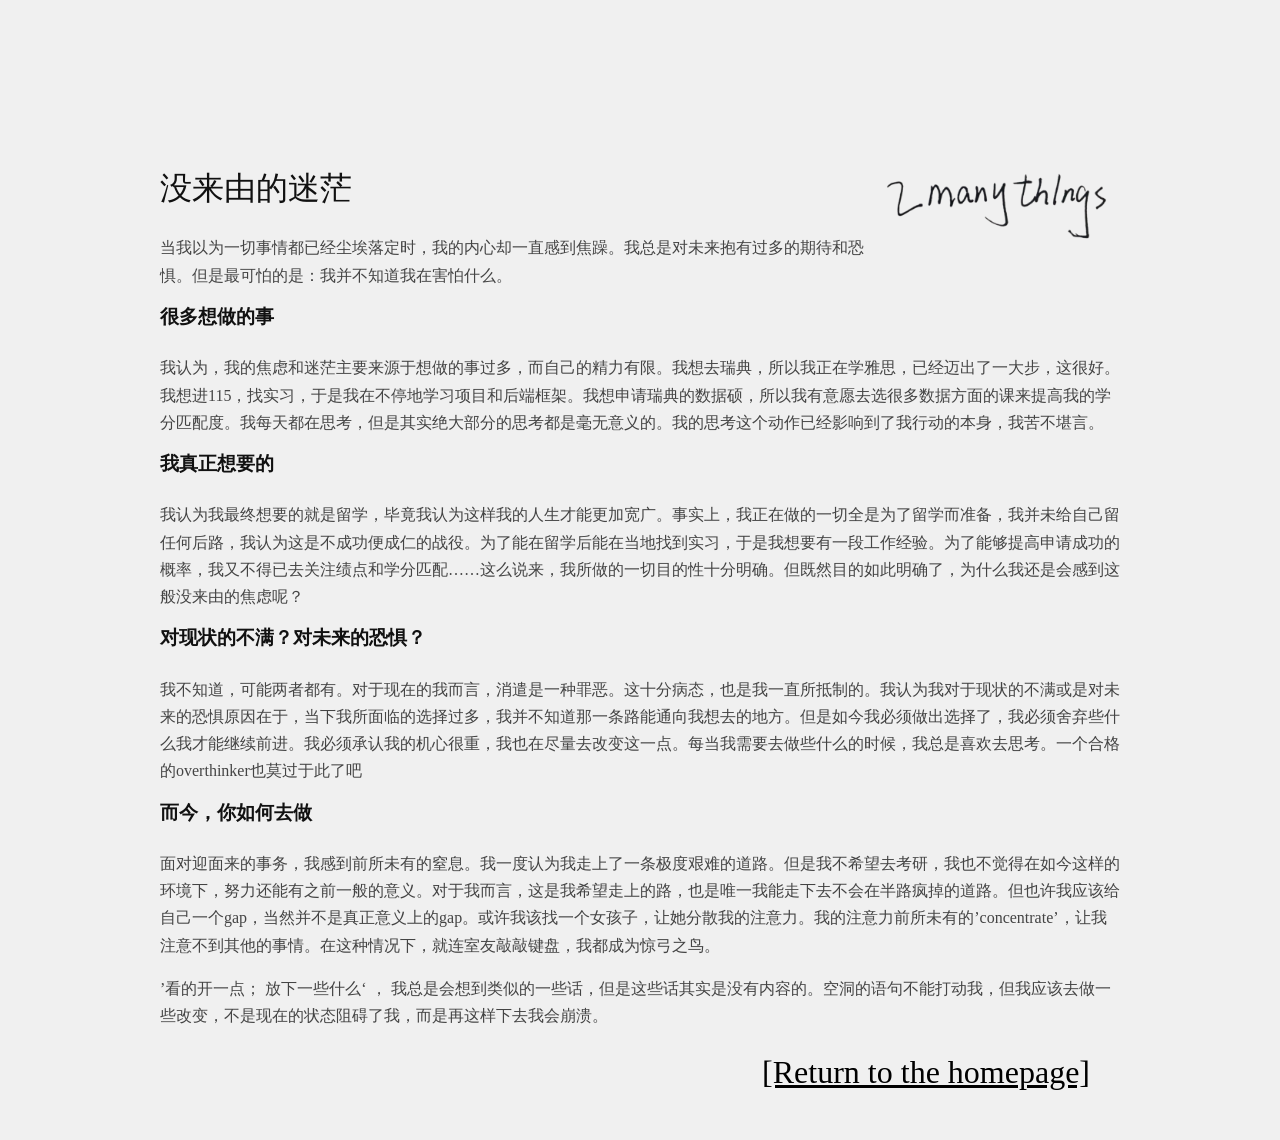
<file: posts/miserable_thought.html>
<!DOCTYPE html>
<html xmlns="http://www.w3.org/1999/xhtml" lang="zh" xml:lang="zh">
<head>
  <meta charset="utf-8" />
  <meta name="generator" content="pandoc" />
  <meta name="viewport" content="width=device-width, initial-scale=1.0, user-scalable=yes" />
  <title>一些痛苦的想法</title>
  <style>
    code{white-space: pre-wrap;}
    span.smallcaps{font-variant: small-caps;}
    div.columns{display: flex; gap: min(4vw, 1.5em);}
    div.column{flex: auto; overflow-x: auto;}
    div.hanging-indent{margin-left: 1.5em; text-indent: -1.5em;}
    /* The extra [class] is a hack that increases specificity enough to
       override a similar rule in reveal.js */
    ul.task-list[class]{list-style: none;}
    ul.task-list li input[type="checkbox"] {
      font-size: inherit;
      width: 0.8em;
      margin: 0 0.8em 0.2em -1.6em;
      vertical-align: middle;
    }
  </style>
  <link rel="stylesheet" href="../static/style.css" />
  <link rel="icon" href="/static/favicon.ico" type="image/x-icon"/>
  <link rel="shortcut icon" href="/static/favicon.ico" type="image/x-icon" /><br />
  <meta name="author" content="Jiahao Cai"><br />
  <meta name="viewport" content="width=device-width, initial-scale=1" /><br />
  <!-- Global site tag (gtag.js) - Google Analytics --><br />
  <script async src="https://www.googletagmanager.com/gtag/js?id=UA-116308654-1"></script><br />
  <script> window.dataLayer = window.dataLayer || []; function gtag(){dataLayer.push(arguments);} gtag('js', new Date());
  gtag('config', 'UA-116308654-1'); </script>
</head>
<body>
<a id="return" href="/">
<img src="../static/theme.png" style="width:25%;float:right"> </a>
<h2 id="没来由的迷茫">没来由的迷茫</h2>
<p>当我以为一切事情都已经尘埃落定时，我的内心却一直感到焦躁。我总是对未来抱有过多的期待和恐惧。但是最可怕的是：我并不知道我在害怕什么。</p>
<h4 id="很多想做的事">很多想做的事</h4>
<p>我认为，我的焦虑和迷茫主要来源于想做的事过多，而自己的精力有限。我想去瑞典，所以我正在学雅思，已经迈出了一大步，这很好。我想进115，找实习，于是我在不停地学习项目和后端框架。我想申请瑞典的数据硕，所以我有意愿去选很多数据方面的课来提高我的学分匹配度。我每天都在思考，但是其实绝大部分的思考都是毫无意义的。我的思考这个动作已经影响到了我行动的本身，我苦不堪言。</p>
<h4 id="我真正想要的">我真正想要的</h4>
<p>我认为我最终想要的就是留学，毕竟我认为这样我的人生才能更加宽广。事实上，我正在做的一切全是为了留学而准备，我并未给自己留任何后路，我认为这是不成功便成仁的战役。为了能在留学后能在当地找到实习，于是我想要有一段工作经验。为了能够提高申请成功的概率，我又不得已去关注绩点和学分匹配……这么说来，我所做的一切目的性十分明确。但既然目的如此明确了，为什么我还是会感到这般没来由的焦虑呢？</p>
<h4 id="对现状的不满对未来的恐惧">对现状的不满？对未来的恐惧？</h4>
<p>我不知道，可能两者都有。对于现在的我而言，消遣是一种罪恶。这十分病态，也是我一直所抵制的。我认为我对于现状的不满或是对未来的恐惧原因在于，当下我所面临的选择过多，我并不知道那一条路能通向我想去的地方。但是如今我必须做出选择了，我必须舍弃些什么我才能继续前进。我必须承认我的机心很重，我也在尽量去改变这一点。每当我需要去做些什么的时候，我总是喜欢去思考。一个合格的overthinker也莫过于此了吧</p>
<h4 id="而今你如何去做">而今，你如何去做</h4>
<p>面对迎面来的事务，我感到前所未有的窒息。我一度认为我走上了一条极度艰难的道路。但是我不希望去考研，我也不觉得在如今这样的环境下，努力还能有之前一般的意义。对于我而言，这是我希望走上的路，也是唯一我能走下去不会在半路疯掉的道路。但也许我应该给自己一个gap，当然并不是真正意义上的gap。或许我该找一个女孩子，让她分散我的注意力。我的注意力前所未有的’concentrate’，让我注意不到其他的事情。在这种情况下，就连室友敲敲键盘，我都成为惊弓之鸟。</p>
<p>’看的开一点； 放下一些什么‘ ，
我总是会想到类似的一些话，但是这些话其实是没有内容的。空洞的语句不能打动我，但我应该去做一些改变，不是现在的状态阻碍了我，而是再这样下去我会崩溃。</p>
<a style="color:black;font-size:2em;float:right;margin-right:30px;margin-bottom:40px;" href="../">[Return
to the homepage]</a>
</body>
</html>
</file>
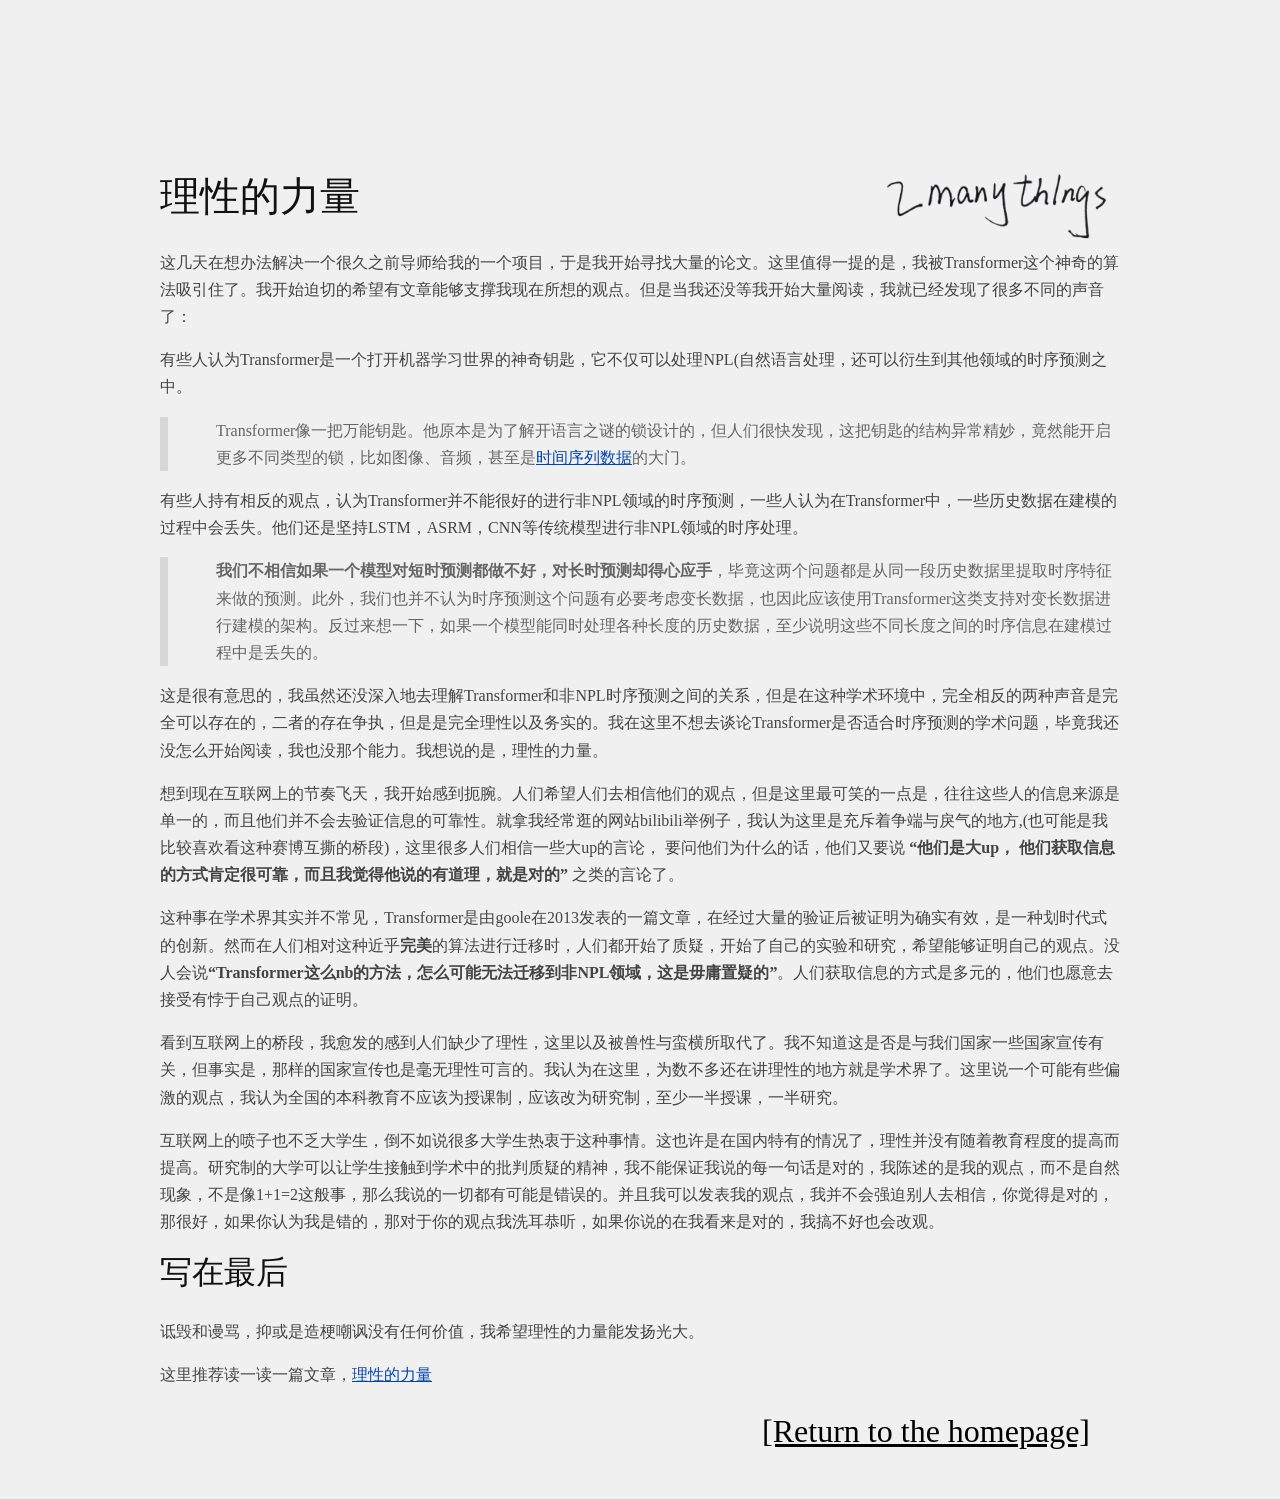
<file: posts/power_of_rationality.html>
<!DOCTYPE html>
<html xmlns="http://www.w3.org/1999/xhtml" lang="zh" xml:lang="zh">
<head>
  <meta charset="utf-8" />
  <meta name="generator" content="pandoc" />
  <meta name="viewport" content="width=device-width, initial-scale=1.0, user-scalable=yes" />
  <title>理性的力量</title>
  <style>
    code{white-space: pre-wrap;}
    span.smallcaps{font-variant: small-caps;}
    div.columns{display: flex; gap: min(4vw, 1.5em);}
    div.column{flex: auto; overflow-x: auto;}
    div.hanging-indent{margin-left: 1.5em; text-indent: -1.5em;}
    /* The extra [class] is a hack that increases specificity enough to
       override a similar rule in reveal.js */
    ul.task-list[class]{list-style: none;}
    ul.task-list li input[type="checkbox"] {
      font-size: inherit;
      width: 0.8em;
      margin: 0 0.8em 0.2em -1.6em;
      vertical-align: middle;
    }
  </style>
  <link rel="stylesheet" href="../static/style.css" />
  <link rel="icon" href="/static/favicon.ico" type="image/x-icon"/>
  <link rel="shortcut icon" href="/static/favicon.ico" type="image/x-icon" /><br />
  <meta name="author" content="Jiahao Cai"><br />
  <meta name="viewport" content="width=device-width, initial-scale=1" /><br />
  <!-- Global site tag (gtag.js) - Google Analytics --><br />
  <script async src="https://www.googletagmanager.com/gtag/js?id=UA-116308654-1"></script><br />
  <script> window.dataLayer = window.dataLayer || []; function gtag(){dataLayer.push(arguments);} gtag('js', new Date());
  gtag('config', 'UA-116308654-1'); </script>
</head>
<body>
<a id="return" href="/">
<img src="../static/theme.png" style="width:25%;float:right"> </a>
<h1 id="理性的力量">理性的力量</h1>
<p>这几天在想办法解决一个很久之前导师给我的一个项目，于是我开始寻找大量的论文。这里值得一提的是，我被Transformer这个神奇的算法吸引住了。我开始迫切的希望有文章能够支撑我现在所想的观点。但是当我还没等我开始大量阅读，我就已经发现了很多不同的声音了：</p>
<p>有些人认为Transformer是一个打开机器学习世界的神奇钥匙，它不仅可以处理NPL(自然语言处理，还可以衍生到其他领域的时序预测之中。</p>
<blockquote>
<p>Transformer像一把万能钥匙。他原本是为了解开语言之谜的锁设计的，但人们很快发现，这把钥匙的结构异常精妙，竟然能开启更多不同类型的锁，比如图像、音频，甚至是<a
href="https://zhida.zhihu.com/search?content_id=661870554&amp;content_type=Answer&amp;match_order=1&amp;q=时间序列数据&amp;zhida_source=entity">时间序列数据</a>的大门。</p>
</blockquote>
<p>有些人持有相反的观点，认为Transformer并不能很好的进行非NPL领域的时序预测，一些人认为在Transformer中，一些历史数据在建模的过程中会丢失。他们还是坚持LSTM，ASRM，CNN等传统模型进行非NPL领域的时序处理。</p>
<blockquote>
<p><strong>我们不相信如果一个模型对短时预测都做不好，对长时预测却得心应手</strong>，毕竟这两个问题都是从同一段历史数据里提取时序特征来做的预测。此外，我们也并不认为时序预测这个问题有必要考虑变长数据，也因此应该使用Transformer这类支持对变长数据进行建模的架构。反过来想一下，如果一个模型能同时处理各种长度的历史数据，至少说明这些不同长度之间的时序信息在建模过程中是丢失的。</p>
</blockquote>
<p>这是很有意思的，我虽然还没深入地去理解Transformer和非NPL时序预测之间的关系，但是在这种学术环境中，完全相反的两种声音是完全可以存在的，二者的存在争执，但是是完全理性以及务实的。我在这里不想去谈论Transformer是否适合时序预测的学术问题，毕竟我还没怎么开始阅读，我也没那个能力。我想说的是，理性的力量。</p>
<p>想到现在互联网上的节奏飞天，我开始感到扼腕。人们希望人们去相信他们的观点，但是这里最可笑的一点是，往往这些人的信息来源是单一的，而且他们并不会去验证信息的可靠性。就拿我经常逛的网站bilibili举例子，我认为这里是充斥着争端与戾气的地方,(也可能是我比较喜欢看这种赛博互撕的桥段)，这里很多人们相信一些大up的言论，
要问他们为什么的话，他们又要说 <strong>“他们是大up，
他们获取信息的方式肯定很可靠，而且我觉得他说的有道理，就是对的”</strong>
之类的言论了。</p>
<p>这种事在学术界其实并不常见，Transformer是由goole在2013发表的一篇文章，在经过大量的验证后被证明为确实有效，是一种划时代式的创新。然而在人们相对这种近乎<strong>完美</strong>的算法进行迁移时，人们都开始了质疑，开始了自己的实验和研究，希望能够证明自己的观点。没人会说<strong>“Transformer这么nb的方法，怎么可能无法迁移到非NPL领域，这是毋庸置疑的”</strong>。人们获取信息的方式是多元的，他们也愿意去接受有悖于自己观点的证明。</p>
<p>看到互联网上的桥段，我愈发的感到人们缺少了理性，这里以及被兽性与蛮横所取代了。我不知道这是否是与我们国家一些国家宣传有关，但事实是，那样的国家宣传也是毫无理性可言的。我认为在这里，为数不多还在讲理性的地方就是学术界了。这里说一个可能有些偏激的观点，我认为全国的本科教育不应该为授课制，应该改为研究制，至少一半授课，一半研究。</p>
<p>互联网上的喷子也不乏大学生，倒不如说很多大学生热衷于这种事情。这也许是在国内特有的情况了，理性并没有随着教育程度的提高而提高。研究制的大学可以让学生接触到学术中的批判质疑的精神，我不能保证我说的每一句话是对的，我陈述的是我的观点，而不是自然现象，不是像1+1=2这般事，那么我说的一切都有可能是错误的。并且我可以发表我的观点，我并不会强迫别人去相信，你觉得是对的，那很好，如果你认为我是错的，那对于你的观点我洗耳恭听，如果你说的在我看来是对的，我搞不好也会改观。</p>
<h2 id="写在最后">写在最后</h2>
<p>诋毁和谩骂，抑或是造梗嘲讽没有任何价值，我希望理性的力量能发扬光大。</p>
<p>这里推荐读一读一篇文章，<a
href="https://www.yinwang.org/blog-cn/2017/11/01/power-of-reasoning">理性的力量</a></p>
<a style="color:black;font-size:2em;float:right;margin-right:30px;margin-bottom:40px;" href="../">[Return
to the homepage]</a>
</body>
</html>
</file>
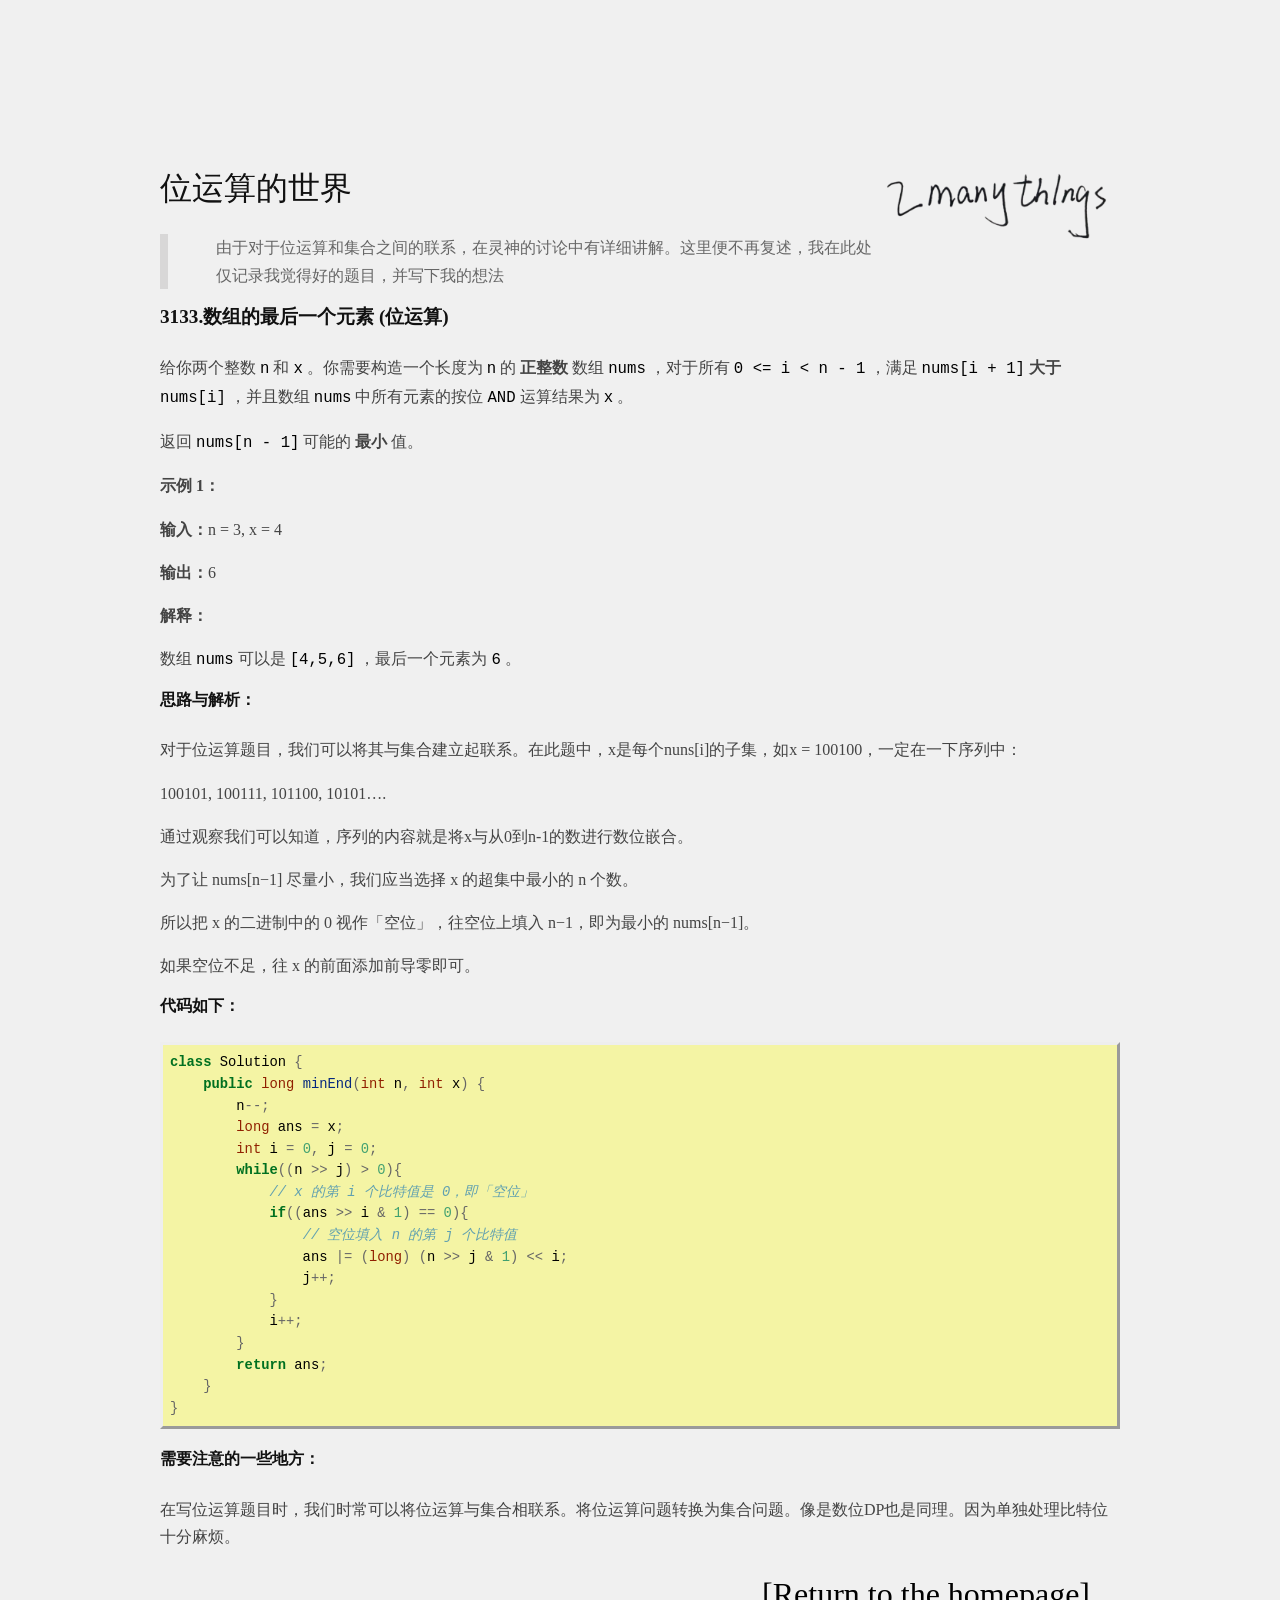
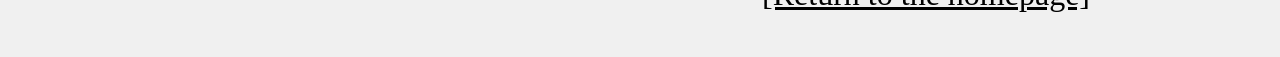
<file: posts/the_world_of_bit.html>
<!DOCTYPE html>
<html xmlns="http://www.w3.org/1999/xhtml" lang="zh" xml:lang="zh">
<head>
  <meta charset="utf-8" />
  <meta name="generator" content="pandoc" />
  <meta name="viewport" content="width=device-width, initial-scale=1.0, user-scalable=yes" />
  <title>位运算的世界</title>
  <style>
    code{white-space: pre-wrap;}
    span.smallcaps{font-variant: small-caps;}
    div.columns{display: flex; gap: min(4vw, 1.5em);}
    div.column{flex: auto; overflow-x: auto;}
    div.hanging-indent{margin-left: 1.5em; text-indent: -1.5em;}
    /* The extra [class] is a hack that increases specificity enough to
       override a similar rule in reveal.js */
    ul.task-list[class]{list-style: none;}
    ul.task-list li input[type="checkbox"] {
      font-size: inherit;
      width: 0.8em;
      margin: 0 0.8em 0.2em -1.6em;
      vertical-align: middle;
    }
    /* CSS for syntax highlighting */
    pre > code.sourceCode { white-space: pre; position: relative; }
    pre > code.sourceCode > span { line-height: 1.25; }
    pre > code.sourceCode > span:empty { height: 1.2em; }
    .sourceCode { overflow: visible; }
    code.sourceCode > span { color: inherit; text-decoration: inherit; }
    div.sourceCode { margin: 1em 0; }
    pre.sourceCode { margin: 0; }
    @media screen {
    div.sourceCode { overflow: auto; }
    }
    @media print {
    pre > code.sourceCode { white-space: pre-wrap; }
    pre > code.sourceCode > span { display: inline-block; text-indent: -5em; padding-left: 5em; }
    }
    pre.numberSource code
      { counter-reset: source-line 0; }
    pre.numberSource code > span
      { position: relative; left: -4em; counter-increment: source-line; }
    pre.numberSource code > span > a:first-child::before
      { content: counter(source-line);
        position: relative; left: -1em; text-align: right; vertical-align: baseline;
        border: none; display: inline-block;
        -webkit-touch-callout: none; -webkit-user-select: none;
        -khtml-user-select: none; -moz-user-select: none;
        -ms-user-select: none; user-select: none;
        padding: 0 4px; width: 4em;
        color: #aaaaaa;
      }
    pre.numberSource { margin-left: 3em; border-left: 1px solid #aaaaaa;  padding-left: 4px; }
    div.sourceCode
      {   }
    @media screen {
    pre > code.sourceCode > span > a:first-child::before { text-decoration: underline; }
    }
    code span.al { color: #ff0000; font-weight: bold; } /* Alert */
    code span.an { color: #60a0b0; font-weight: bold; font-style: italic; } /* Annotation */
    code span.at { color: #7d9029; } /* Attribute */
    code span.bn { color: #40a070; } /* BaseN */
    code span.bu { color: #008000; } /* BuiltIn */
    code span.cf { color: #007020; font-weight: bold; } /* ControlFlow */
    code span.ch { color: #4070a0; } /* Char */
    code span.cn { color: #880000; } /* Constant */
    code span.co { color: #60a0b0; font-style: italic; } /* Comment */
    code span.cv { color: #60a0b0; font-weight: bold; font-style: italic; } /* CommentVar */
    code span.do { color: #ba2121; font-style: italic; } /* Documentation */
    code span.dt { color: #902000; } /* DataType */
    code span.dv { color: #40a070; } /* DecVal */
    code span.er { color: #ff0000; font-weight: bold; } /* Error */
    code span.ex { } /* Extension */
    code span.fl { color: #40a070; } /* Float */
    code span.fu { color: #06287e; } /* Function */
    code span.im { color: #008000; font-weight: bold; } /* Import */
    code span.in { color: #60a0b0; font-weight: bold; font-style: italic; } /* Information */
    code span.kw { color: #007020; font-weight: bold; } /* Keyword */
    code span.op { color: #666666; } /* Operator */
    code span.ot { color: #007020; } /* Other */
    code span.pp { color: #bc7a00; } /* Preprocessor */
    code span.sc { color: #4070a0; } /* SpecialChar */
    code span.ss { color: #bb6688; } /* SpecialString */
    code span.st { color: #4070a0; } /* String */
    code span.va { color: #19177c; } /* Variable */
    code span.vs { color: #4070a0; } /* VerbatimString */
    code span.wa { color: #60a0b0; font-weight: bold; font-style: italic; } /* Warning */
  </style>
  <link rel="stylesheet" href="../static/style.css" />
  <link rel="icon" href="/static/favicon.ico" type="image/x-icon"/>
  <link rel="shortcut icon" href="/static/favicon.ico" type="image/x-icon" /><br />
  <meta name="author" content="Jiahao Cai"><br />
  <meta name="viewport" content="width=device-width, initial-scale=1" /><br />
  <!-- Global site tag (gtag.js) - Google Analytics --><br />
  <script async src="https://www.googletagmanager.com/gtag/js?id=UA-116308654-1"></script><br />
  <script> window.dataLayer = window.dataLayer || []; function gtag(){dataLayer.push(arguments);} gtag('js', new Date());
  gtag('config', 'UA-116308654-1'); </script>
</head>
<body>
<a id="return" href="/">
<img src="../static/theme.png" style="width:25%;float:right"> </a>
<h2 id="位运算的世界">位运算的世界</h2>
<blockquote>
<p>由于对于位运算和集合之间的联系，在灵神的讨论中有详细讲解。这里便不再复述，我在此处仅记录我觉得好的题目，并写下我的想法</p>
</blockquote>
<h4 id="数组的最后一个元素-位运算">3133.数组的最后一个元素 (位运算)</h4>
<p>给你两个整数 <code>n</code> 和 <code>x</code> 。你需要构造一个长度为
<code>n</code> 的 <strong>正整数</strong> 数组 <code>nums</code>
，对于所有 <code>0 &lt;= i &lt; n - 1</code> ，满足
<code>nums[i + 1]</code> <strong>大于</strong> <code>nums[i]</code>
，并且数组 <code>nums</code> 中所有元素的按位 <code>AND</code>
运算结果为 <code>x</code> 。</p>
<p>返回 <code>nums[n - 1]</code> 可能的 <strong>最小</strong> 值。</p>
<p><strong>示例 1：</strong></p>
<p><strong>输入：</strong>n = 3, x = 4</p>
<p><strong>输出：</strong>6</p>
<p><strong>解释：</strong></p>
<p>数组 <code>nums</code> 可以是 <code>[4,5,6]</code> ，最后一个元素为
<code>6</code> 。</p>
<h5 id="思路与解析">思路与解析：</h5>
<p>对于位运算题目，我们可以将其与集合建立起联系。在此题中，x是每个nuns[i]的子集，如x
= 100100，一定在一下序列中：</p>
<div data-align="center">
100101, 100111, 101100, 10101….
</div>
<p>通过观察我们可以知道，序列的内容就是将x与从0到n-1的数进行数位嵌合。</p>
<p>为了让 nums[n−1] 尽量小，我们应当选择 x 的超集中最小的 n 个数。</p>
<p>所以把 x 的二进制中的 0 视作「空位」，往空位上填入 n−1，即为最小的
nums[n−1]。</p>
<p>如果空位不足，往 x 的前面添加前导零即可。</p>
<h5 id="代码如下">代码如下：</h5>
<div class="sourceCode" id="cb1"><pre
class="sourceCode java"><code class="sourceCode java"><span id="cb1-1"><a href="#cb1-1" aria-hidden="true" tabindex="-1"></a><span class="kw">class</span> Solution <span class="op">{</span></span>
<span id="cb1-2"><a href="#cb1-2" aria-hidden="true" tabindex="-1"></a>    <span class="kw">public</span> <span class="dt">long</span> <span class="fu">minEnd</span><span class="op">(</span><span class="dt">int</span> n<span class="op">,</span> <span class="dt">int</span> x<span class="op">)</span> <span class="op">{</span></span>
<span id="cb1-3"><a href="#cb1-3" aria-hidden="true" tabindex="-1"></a>        n<span class="op">--;</span></span>
<span id="cb1-4"><a href="#cb1-4" aria-hidden="true" tabindex="-1"></a>        <span class="dt">long</span> ans <span class="op">=</span> x<span class="op">;</span></span>
<span id="cb1-5"><a href="#cb1-5" aria-hidden="true" tabindex="-1"></a>        <span class="dt">int</span> i <span class="op">=</span> <span class="dv">0</span><span class="op">,</span> j <span class="op">=</span> <span class="dv">0</span><span class="op">;</span></span>
<span id="cb1-6"><a href="#cb1-6" aria-hidden="true" tabindex="-1"></a>        <span class="cf">while</span><span class="op">((</span>n <span class="op">&gt;&gt;</span> j<span class="op">)</span> <span class="op">&gt;</span> <span class="dv">0</span><span class="op">){</span></span>
<span id="cb1-7"><a href="#cb1-7" aria-hidden="true" tabindex="-1"></a>            <span class="co">// x 的第 i 个比特值是 0，即「空位」</span></span>
<span id="cb1-8"><a href="#cb1-8" aria-hidden="true" tabindex="-1"></a>            <span class="cf">if</span><span class="op">((</span>ans <span class="op">&gt;&gt;</span> i <span class="op">&amp;</span> <span class="dv">1</span><span class="op">)</span> <span class="op">==</span> <span class="dv">0</span><span class="op">){</span></span>
<span id="cb1-9"><a href="#cb1-9" aria-hidden="true" tabindex="-1"></a>                <span class="co">// 空位填入 n 的第 j 个比特值</span></span>
<span id="cb1-10"><a href="#cb1-10" aria-hidden="true" tabindex="-1"></a>                ans <span class="op">|=</span> <span class="op">(</span><span class="dt">long</span><span class="op">)</span> <span class="op">(</span>n <span class="op">&gt;&gt;</span> j <span class="op">&amp;</span> <span class="dv">1</span><span class="op">)</span> <span class="op">&lt;&lt;</span> i<span class="op">;</span></span>
<span id="cb1-11"><a href="#cb1-11" aria-hidden="true" tabindex="-1"></a>                j<span class="op">++;</span></span>
<span id="cb1-12"><a href="#cb1-12" aria-hidden="true" tabindex="-1"></a>            <span class="op">}</span></span>
<span id="cb1-13"><a href="#cb1-13" aria-hidden="true" tabindex="-1"></a>            i<span class="op">++;</span></span>
<span id="cb1-14"><a href="#cb1-14" aria-hidden="true" tabindex="-1"></a>        <span class="op">}</span></span>
<span id="cb1-15"><a href="#cb1-15" aria-hidden="true" tabindex="-1"></a>        <span class="cf">return</span> ans<span class="op">;</span></span>
<span id="cb1-16"><a href="#cb1-16" aria-hidden="true" tabindex="-1"></a>    <span class="op">}</span></span>
<span id="cb1-17"><a href="#cb1-17" aria-hidden="true" tabindex="-1"></a><span class="op">}</span></span></code></pre></div>
<h5 id="需要注意的一些地方">需要注意的一些地方：</h5>
<p>在写位运算题目时，我们时常可以将位运算与集合相联系。将位运算问题转换为集合问题。像是数位DP也是同理。因为单独处理比特位十分麻烦。</p>
<a style="color:black;font-size:2em;float:right;margin-right:30px;margin-bottom:40px;" href="../">[Return
to the homepage]</a>
</body>
</html>
</file>
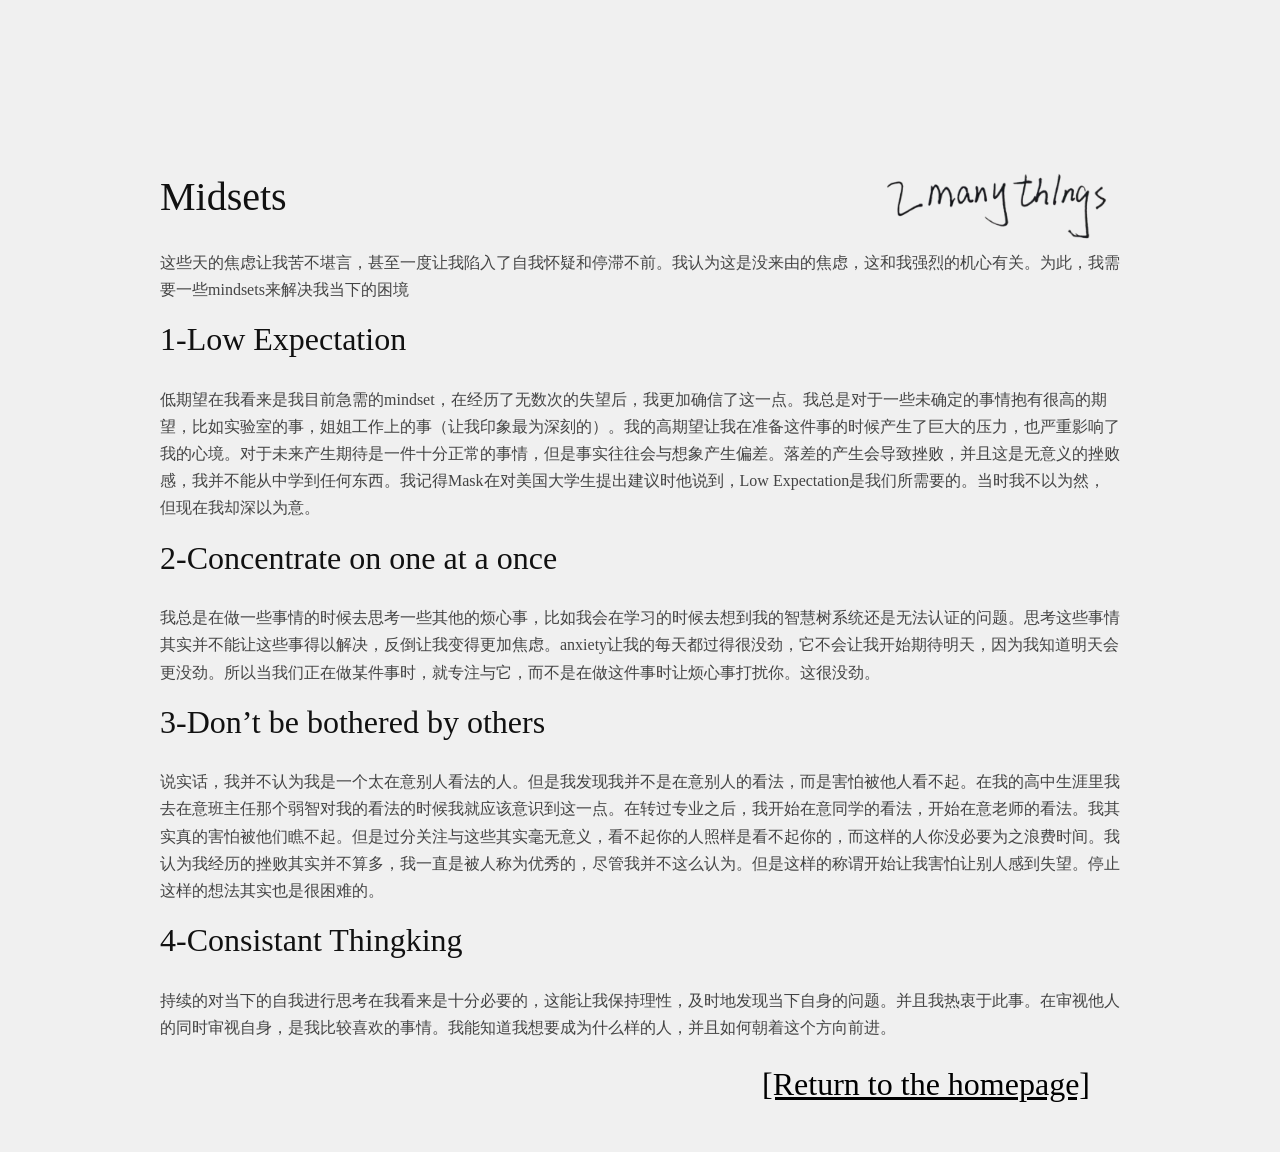
<file: posts/thought_of_mindset.html>
<!DOCTYPE html>
<html xmlns="http://www.w3.org/1999/xhtml" lang="zh" xml:lang="zh">
<head>
  <meta charset="utf-8" />
  <meta name="generator" content="pandoc" />
  <meta name="viewport" content="width=device-width, initial-scale=1.0, user-scalable=yes" />
  <title>一些心态上的思考</title>
  <style>
    code{white-space: pre-wrap;}
    span.smallcaps{font-variant: small-caps;}
    div.columns{display: flex; gap: min(4vw, 1.5em);}
    div.column{flex: auto; overflow-x: auto;}
    div.hanging-indent{margin-left: 1.5em; text-indent: -1.5em;}
    /* The extra [class] is a hack that increases specificity enough to
       override a similar rule in reveal.js */
    ul.task-list[class]{list-style: none;}
    ul.task-list li input[type="checkbox"] {
      font-size: inherit;
      width: 0.8em;
      margin: 0 0.8em 0.2em -1.6em;
      vertical-align: middle;
    }
  </style>
  <link rel="stylesheet" href="../static/style.css" />
  <link rel="icon" href="/static/favicon.ico" type="image/x-icon"/>
  <link rel="shortcut icon" href="/static/favicon.ico" type="image/x-icon" /><br />
  <meta name="author" content="Jiahao Cai"><br />
  <meta name="viewport" content="width=device-width, initial-scale=1" /><br />
  <!-- Global site tag (gtag.js) - Google Analytics --><br />
  <script async src="https://www.googletagmanager.com/gtag/js?id=UA-116308654-1"></script><br />
  <script> window.dataLayer = window.dataLayer || []; function gtag(){dataLayer.push(arguments);} gtag('js', new Date());
  gtag('config', 'UA-116308654-1'); </script>
</head>
<body>
<a id="return" href="/">
<img src="../static/theme.png" style="width:25%;float:right"> </a>
<h1 id="midsets">Midsets</h1>
<p>这些天的焦虑让我苦不堪言，甚至一度让我陷入了自我怀疑和停滞不前。我认为这是没来由的焦虑，这和我强烈的机心有关。为此，我需要一些mindsets来解决我当下的困境</p>
<h2 id="low-expectation">1-Low Expectation</h2>
<p>低期望在我看来是我目前急需的mindset，在经历了无数次的失望后，我更加确信了这一点。我总是对于一些未确定的事情抱有很高的期望，比如实验室的事，姐姐工作上的事（让我印象最为深刻的）。我的高期望让我在准备这件事的时候产生了巨大的压力，也严重影响了我的心境。对于未来产生期待是一件十分正常的事情，但是事实往往会与想象产生偏差。落差的产生会导致挫败，并且这是无意义的挫败感，我并不能从中学到任何东西。我记得Mask在对美国大学生提出建议时他说到，Low
Expectation是我们所需要的。当时我不以为然，但现在我却深以为意。</p>
<h2 id="concentrate-on-one-at-a-once">2-Concentrate on one at a
once</h2>
<p>我总是在做一些事情的时候去思考一些其他的烦心事，比如我会在学习的时候去想到我的智慧树系统还是无法认证的问题。思考这些事情其实并不能让这些事得以解决，反倒让我变得更加焦虑。anxiety让我的每天都过得很没劲，它不会让我开始期待明天，因为我知道明天会更没劲。所以当我们正在做某件事时，就专注与它，而不是在做这件事时让烦心事打扰你。这很没劲。</p>
<h2 id="dont-be-bothered-by-others">3-Don’t be bothered by others</h2>
<p>说实话，我并不认为我是一个太在意别人看法的人。但是我发现我并不是在意别人的看法，而是害怕被他人看不起。在我的高中生涯里我去在意班主任那个弱智对我的看法的时候我就应该意识到这一点。在转过专业之后，我开始在意同学的看法，开始在意老师的看法。我其实真的害怕被他们瞧不起。但是过分关注与这些其实毫无意义，看不起你的人照样是看不起你的，而这样的人你没必要为之浪费时间。我认为我经历的挫败其实并不算多，我一直是被人称为优秀的，尽管我并不这么认为。但是这样的称谓开始让我害怕让别人感到失望。停止这样的想法其实也是很困难的。</p>
<h2 id="consistant-thingking">4-Consistant Thingking</h2>
<p>持续的对当下的自我进行思考在我看来是十分必要的，这能让我保持理性，及时地发现当下自身的问题。并且我热衷于此事。在审视他人的同时审视自身，是我比较喜欢的事情。我能知道我想要成为什么样的人，并且如何朝着这个方向前进。</p>
<a style="color:black;font-size:2em;float:right;margin-right:30px;margin-bottom:40px;" href="../">[Return
to the homepage]</a>
</body>
</html>
</file>
<file: static/style.css>
div.outer {
  margin: 2% 5% 2% 5%;
}

body.mobile div.outer {
  margin: 2% 0% 2% 0%;
}

a.footnote {
  font-weight: bold;
  font-size: 120%;
  text-decoration: none;
}

div.inner {
  margin: 0% 14%;
  padding: 2% 8% 4% 8%; 
  border: 1px solid LightGrey;
}

body.mobile div.inner {
  margin: 0;
  padding: 2% 4% 4% 4%;
}

p.quote{
  float: right;
  position: relative;
  height: 0;    
}

pre.samp {
  border-style:outset;
  /* background-color:#FFF8DC; */
  background-color: #F4F4A4;
  line-height :150%;
  font-size      : 90%;
  font-family:   Inconsolata, Consolas, "DEJA VU SANS MONO", "DROID SANS MONO", Proggy, monospace;
  margin-top   : 20px;
  margin-bottom : 20px;
  padding-top: 7px;
  padding-bottom: 7px;
  padding-left: 7px;
}

pre.text {
  border-style:outset;
  background-color:#F4F4A4;
  line-height :150%;
  font-size      : 90%;
  font-family:   Inconsolata, Consolas, "DEJA VU SANS MONO", "DROID SANS MONO", Proggy, monospace;
  margin-top   : 20px;
  margin-bottom : 20px;
  /* padding-top: 7px; */
  /* padding-bottom: 7px; */
  /* padding-left: 7px; */
  padding: 14px;
}

pre.o {
  line-height :150%;
  font-size      : 90%;
  font-family:   monospace;
}

div.sourceCode {
  border-style:outset;
  /* background-color:#FFF8DC; */
  background-color: #F4F4A4;
  line-height :150%;
  font-size      : 90%;
  font-family:   Inconsolata, Consolas, "DEJA VU SANS MONO", "DROID SANS MONO", Proggy, monospace;
  margin-top   : 20px;
  margin-bottom : 20px;
  padding-top: 7px;
  padding-bottom: 7px;
  padding-left: 7px;
}

/*
 * I add this to html files generated with pandoc.
 */

html {
  font-size: 100%;
  overflow-y: scroll;
  -webkit-text-size-adjust: 100%;
  -ms-text-size-adjust: 100%;
}


body {
  color: #444;
  font-family: Georgia, Palatino, 'Palatino Linotype', Times, 'Times New Roman', serif;
  font-size: 12px;
  line-height: 1.7;
  padding: 1em;
  margin: auto;
  max-width: 60em;
  background: #f0f0f0;
  /* background: #fefefe; */
}

a {
  color: #0645ad;
  text-decoration: underline;
}

a.posts {
  font-size: 1.1em;
  text-decoration: none;
}

a:visited {
  color: #0b0080;
}

a:hover {
  color: #06e;
}

a:active {
  color: #faa700;
}

a:focus {
  outline: thin dotted;
}

*::-moz-selection {
  background: rgba(162, 163, 163, 0.877);
  color: #000;
}

*::selection {
  background: rgba(162, 163, 163, 0.877);
  color: #000;
}

a::-moz-selection {
  background: rgba(162, 163, 163, 0.877);
  color: #0645ad;
}

a::selection {
  background: rgba(162, 163, 163, 0.877);
  color: #0645ad;
}

p {
  margin: 1em 0;
}

img {
  max-width: 100%;
}

h1, h2, h3, h4, h5, h6 {
  color: #111;
  line-height: 125%;
  margin-top:0.5em;
  font-weight: normal;
}

h4, h5, h6 {
  font-weight: bold;
}

h1 {
  font-size: 2.5em;
}

h2 {
  font-size: 2em;
}

h3 {
  font-size: 1.5em;
}

h4 {
  font-size: 1.2em;
}

h5 {
  font-size: 1em;
}

h6 {
  font-size: 0.9em;
}

blockquote {
  color: #666666;
  margin: 0;
  padding-left: 3em;
  /* border-left: 0.5em #EEE solid; */
  border-left: 0.5em rgb(216, 215, 215) solid;
}

hr {
  display: block;
  height: 2px;
  border: 0;
  border-top: 1px solid #aaa;
  border-bottom: 1px solid #eee;
  margin: 1em 0;
  padding: 0;
}

pre, code, kbd, samp {
  color: #000;
  font-family: monospace, monospace;
  _font-family: 'courier new', monospace;
  font-size: 0.98em;
}

pre {
  white-space: pre;
  white-space: pre-wrap;
  word-wrap: break-word;
}

b, strong {
  font-weight: bold;
}

dfn {
  font-style: italic;
}

ins {
  background: #ff9;
  color: #000;
  text-decoration: none;
}

mark {
  background: #ff0;
  color: #000;
  font-style: italic;
  font-weight: bold;
}

sub, sup {
  font-size: 75%;
  line-height: 0;
  position: relative;
  vertical-align: baseline;
}

sup {
  top: -0.5em;
}

sub {
  bottom: -0.25em;
}

ul, ol {
  margin: 1em 0;
  padding: 0 0 0 2em;
}

li p:last-child {
  margin-bottom: 0;
}

ul ul, ol ol {
  margin: .3em 0;
}

dl {
  margin-bottom: 1em;
}

dt {
  font-weight: bold;
  margin-bottom: .8em;
}

dd {
  margin: 0 0 .8em 2em;
}

dd:last-child {
  margin-bottom: 0;
}

img {
  border: 0;
  -ms-interpolation-mode: bicubic;
  vertical-align: middle;
}

figure {
  display: block;
  text-align: center;
  margin: 1em 0;
}

figure img {
  border: none;
  margin: 0 auto;
}

figcaption {
  font-size: 0.8em;
  font-style: italic;
  margin: 0 0 .8em;
}

table {
  margin-bottom: 2em;
  border-bottom: 1px solid #999;
  border-right: 1px solid #999;
  border-spacing: 0;
  border-collapse: collapse;
}

table th {
  padding: .2em 1em;
  background-color: #eee;
  border-top: 1px solid #999;
  border-left: 1px solid #999;
}

table td {
  padding: .2em 1em;
  border-top: 1px solid #999;
  border-left: 1px solid #999;
  vertical-align: top;
}

.author {
  font-size: 1.2em;
  text-align: center;
}

@media only screen and (min-width: 480px) {
  body {
    font-size: 14px;
  }
}
@media only screen and (min-width: 768px) {
  body {
    font-size: 16px;
  }
}
@media print {
  * {
    background: transparent !important;
    color: black !important;
    filter: none !important;
    -ms-filter: none !important;
  }

  body {
    font-size: 12pt;
    max-width: 100%;
  }

  a, a:visited {
    text-decoration: underline;
  }

  hr {
    height: 1px;
    border: 0;
    border-bottom: 1px solid black;
  }

  a[href]:after {
    content: " (" attr(href) ")";
  }

  abbr[title]:after {
    content: " (" attr(title) ")";
  }

  .ir a:after, a[href^="javascript:"]:after, a[href^="#"]:after {
    content: "";
  }

  pre, blockquote {
    border: 1px solid #999;
    padding-right: 1em;
    page-break-inside: avoid;
  }

  tr, img {
    page-break-inside: avoid;
  }

  img {
    max-width: 100% !important;
  }

  @page :left {
    margin: 15mm 20mm 15mm 10mm;
}

  @page :right {
    margin: 15mm 10mm 15mm 20mm;
}

  p, h2, h3 {
    orphans: 3;
    widows: 3;
  }

  h2, h3 {
    page-break-after: avoid;
  }
}

.footer {
  margin-top: 50pt;
  position: fixed;
  left: 0;
  bottom: 0;
  width: 100%;
  background-color: #a8a8a8;
  color: white;
  text-align: center;
}

.clear { clear: both; height: 70px; }
</file>
